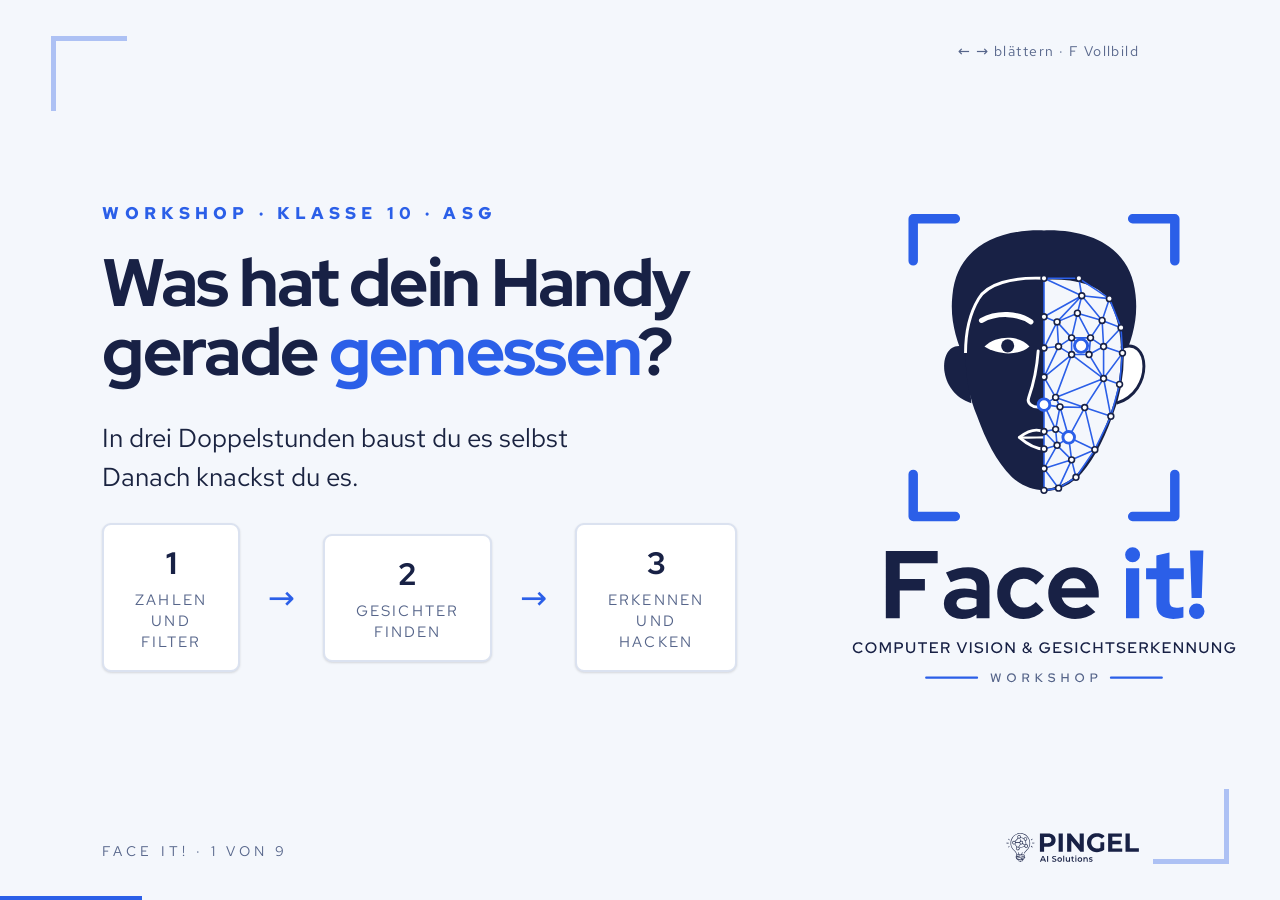
<file: material/folien/index.html>
<!DOCTYPE html>
<html lang="de">
<head>
<meta charset="utf-8">
<meta name="viewport" content="width=device-width, initial-scale=1">
<title>Face it! – Folien</title>
<link rel="stylesheet" href="../brand/tokens.css">
<style>
  /* Farben und Schriften kommen aus dem PINGEL-Markenkit (../brand/tokens.css).
     Bewusst hell: lesbar am Beamer, auch bei Tageslicht im Klassenraum. */
  * { box-sizing: border-box; margin: 0; padding: 0; }
  html, body { height: 100%; }
  body {
    background: var(--color-bg);
    color: var(--color-text);
    font-family: var(--font-sans);
    overflow: hidden;
  }

  .buehne { position: relative; width: 100vw; height: 100vh; }

  .folie {
    position: absolute; inset: 0;
    display: none;
    padding: 7vh 8vw;
    flex-direction: column; justify-content: center;
    background: var(--color-bg);
  }
  .folie.aktiv { display: flex; }

  /* Ecken-Klammern wie im Logo: der Rahmen, den die Erkennung zeichnet */
  .folie::before, .folie::after {
    content: ""; position: absolute; width: 5.5vw; height: 5.5vw;
    border: 0.45vw solid var(--color-accent); opacity: .35;
  }
  .folie::before { top: 4vh; left: 4vw; border-right: none; border-bottom: none; }
  .folie::after { bottom: 4vh; right: 4vw; border-left: none; border-top: none; }

  .nummer {
    position: absolute; bottom: 4.5vh; left: 8vw;
    font-size: 1.6vh; letter-spacing: .28em; color: var(--color-muted);
    text-transform: uppercase;
  }
  .marke { position: absolute; bottom: 4.2vh; right: 11vw; height: 3.2vh; }

  h1, h2 { font-family: var(--font-display); color: var(--color-heading); }
  h1 { font-size: 7.4vh; line-height: 1.04; letter-spacing: -0.025em;
       font-weight: 800; }
  h1 em { color: var(--color-accent-text); font-style: normal; }
  h2 { font-size: 5.2vh; line-height: 1.1; letter-spacing: -0.02em;
       font-weight: 800; margin-bottom: 3.5vh; }
  h2 em { color: var(--color-accent-text); font-style: normal; }
  .oben { font-size: 1.9vh; letter-spacing: .3em; color: var(--color-accent-text);
          text-transform: uppercase; margin-bottom: 2.4vh; font-weight: 700; }
  p { font-size: 2.9vh; line-height: 1.5; max-width: 46ch; color: var(--color-text); }
  p.gross { font-size: 3.6vh; max-width: 40ch; }
  strong { color: var(--color-heading); font-weight: 700; }

  ul { list-style: none; margin-top: 1vh; }
  li { font-size: 2.9vh; line-height: 1.55; padding-left: 4.2vh;
       position: relative; margin-bottom: 1.9vh; max-width: 44ch;
       color: var(--color-text); }
  /* Knoten als Ringe: das Netz aus dem Logo */
  li::before {
    content: ""; position: absolute; left: 0; top: 1.4vh;
    width: 1.8vh; height: 1.8vh; border: 0.35vh solid var(--color-accent);
    border-radius: 50%;
  }
  li b { color: var(--color-heading); font-weight: 700; }

  .spalten { display: flex; gap: 7vw; align-items: center; }
  .spalten > div { flex: 1; }

  .logo { width: 34vw; max-width: 50vh; }

  .zahl { font-family: var(--font-display); font-size: 12vh; font-weight: 800;
          color: var(--color-accent-text); line-height: .95; letter-spacing: -0.04em; }
  .zahl small { display: block; font-family: var(--font-sans); font-size: 2.2vh;
                letter-spacing: .22em; color: var(--color-muted);
                text-transform: uppercase; font-weight: 600; margin-top: 1.4vh; }

  .kette { display: flex; align-items: center; gap: 2.2vw; margin: 2vh 0 3vh 0; }
  .kette .kasten { border: 0.3vh solid var(--color-border); background: var(--color-surface);
                   padding: 2vh 2.4vw; border-radius: 1vh; text-align: center;
                   box-shadow: var(--shadow-sm); }
  .kette .kasten .titel { font-family: var(--font-display); font-size: 3.4vh;
                          font-weight: 800; color: var(--color-heading); }
  .kette .kasten .unter { font-size: 1.7vh; color: var(--color-muted);
                          letter-spacing: .14em; text-transform: uppercase;
                          margin-top: .7vh; }
  .kette .pfeil { font-size: 3.6vh; color: var(--color-accent-text); }

  .gitter { display: grid; grid-template-columns: repeat(6, 1fr); gap: .5vh;
            width: 30vh; }
  .gitter div { aspect-ratio: 1; display: grid; place-items: center;
                font-size: 1.9vh; color: var(--color-muted);
                border: 1px solid var(--color-border); background: var(--color-surface);
                font-variant-numeric: tabular-nums; }

  .fundliste { margin-top: 1.5vh; }
  .fundliste div { font-size: 2.5vh; line-height: 1.8; color: var(--color-text); }
  .fundliste .ja { color: var(--color-accent-text); font-weight: 700; margin-right: 1.1vw; }
  .fundliste .nein { color: #c4363a; font-weight: 700; margin-right: 1.1vw; }

  .merksatz { border-left: 0.6vh solid var(--color-accent); padding-left: 2.4vw;
              margin-top: 4vh; }
  .merksatz p { font-size: 3.2vh; color: var(--color-heading); font-weight: 700;
                max-width: 40ch; }

  .url { font-family: Consolas, "Courier New", monospace; font-size: 2.6vh;
         color: var(--color-accent-text); margin-top: 1.5vh; word-break: break-all; }
  .qr { width: 26vh; height: 26vh; border: 0.3vh dashed var(--color-border);
        background: var(--color-surface);
        display: grid; place-items: center; text-align: center;
        font-size: 1.7vh; color: var(--color-muted); padding: 2vh; border-radius: 1vh; }
  .qr img { width: 100%; height: 100%; object-fit: contain; }

  .fortschritt { position: fixed; bottom: 0; left: 0; height: 0.5vh;
                 background: var(--color-accent); transition: width .25s ease; }
  .hilfe { position: fixed; top: 4.5vh; right: 11vw; font-size: 1.6vh;
           color: var(--color-muted); letter-spacing: .1em; }

  @media print {
    body { overflow: visible; }
    .folie { display: flex !important; position: relative; height: 100vh;
             page-break-after: always; }
    .hilfe, .fortschritt { display: none; }
  }
</style>
</head>
<body>

<div class="buehne">

  <!-- ================================================= 1 -->
  <section class="folie aktiv">
    <div class="spalten">
      <div>
        <p class="oben">Workshop · Klasse 10 · ASG</p>
        <h1>Was hat dein Handy<br>gerade <em>gemessen</em>?</h1>
        <p style="margin-top:3.5vh">In drei Doppelstunden baust du es selbst</p>
        <p> Danach knackst du es.</p>
        <div class="kette" style="margin-top:3vh">
          <div class="kasten"><div class="titel">1</div>
            <div class="unter">Zahlen und Filter</div></div>
          <div class="pfeil">→</div>
          <div class="kasten"><div class="titel">2</div>
            <div class="unter">Gesichter finden</div></div>
          <div class="pfeil">→</div>
          <div class="kasten"><div class="titel">3</div>
            <div class="unter">Erkennen und hacken</div></div>
        </div>
      </div>
      <div style="text-align:center">
        <img class="logo" src="../../images/logo.svg" alt="Face it! – Computer Vision und Gesichtserkennung">
      </div>
    </div>
    <div class="nummer">Face it! · 1 von 9</div>
    <img class="marke" src="../brand/logo-wordmark.svg" alt="PINGEL AI Solutions">
  </section>

  <!-- ================================================= 2 -->
  <section class="folie">
    <p class="oben">Fazit Block 1 &middot; Station 1</p>
    <div class="spalten">
      <div>
        <h2>Ein Bild ist eine<br><em>Tabelle aus Zahlen</em></h2>
        <ul>
          <li><b>Pixel</b> – ein Bildpunkt, also eine Zahl</li>
          <li><b>0 bis 255</b> – 0 ist schwarz, 255 ist weiß</li>
          <li><b>Auflösung</b> – wie viele Zahlen es sind</li>
          <li><b>Rot, Grün, Blau</b> – Farbe sind drei Tabellen übereinander</li>
        </ul>
      </div>
      <div>
        <div class="gitter">
          <div>72</div><div>118</div><div>129</div><div>27</div><div>18</div><div>22</div>
          <div>72</div><div>140</div><div>115</div><div>11</div><div>10</div><div>42</div>
          <div>70</div><div>104</div><div>24</div><div>11</div><div>39</div><div>65</div>
          <div>69</div><div>92</div><div>22</div><div>29</div><div>61</div><div>94</div>
          <div>135</div><div>135</div><div>68</div><div>83</div><div>105</div><div>123</div>
          <div>140</div><div>148</div><div>79</div><div>120</div><div>118</div><div>121</div>
        </div>
        <p style="font-size:2.1vh;margin-top:2vh;color:var(--color-muted)">
        Dein Gesicht. Mehr sieht der Computer nicht.</p>
      </div>
    </div>
    <div class="nummer">Face it! · 2 von 9</div>
  </section>

  <!-- ================================================= 3 -->
  <section class="folie">
    <p class="oben">Fazit Block 2 &middot; Faltung auf Papier</p>
    <div class="spalten">
      <div>
        <h2>Ein Filter ist eine<br><em>Rechnung</em></h2>
        <ul>
          <li><b>Kernel</b> &ndash; neun Zahlen, die über das Bild wandern</li>
          <li><b>Ein Ergebnisfeld</b> &ndash; neun Produkte, einmal addiert.
              Genau ein Skalarprodukt.</li>
          <li><b>Die neun Zahlen addieren sich zu 0</b> &ndash; deshalb reagiert
              der Filter nicht auf Helligkeit, sondern nur auf
              <em>Veränderung</em>.</li>
        </ul>
        <div class="merksatz">
          <p>Ihr wart gerade gemeinsam<br>ein Convolutional Layer.</p>
        </div>
      </div>
      <div>
        <p style="font-size:2.2vh;letter-spacing:.16em;text-transform:uppercase;
                  color:var(--color-muted);font-weight:600">Euer Ergebnis an der Tafel</p>
        <div class="zahl">0<small>in der gleichmäßigen Fläche</small></div>
        <div style="font-size:5vh;color:var(--color-accent-text);margin:2vh 0">↕</div>
        <div class="zahl">28<small>auf der Kante</small></div>
        <p style="font-size:2.4vh;margin-top:3vh"><strong>Gleich hell heißt 0.
        Der Filter sieht nur, wo sich etwas ändert.</strong></p>
      </div>
    </div>
    <div class="nummer">Face it! &middot; 3 von 9</div>
  </section>

  <!-- ================================================= 4 -->
  <section class="folie">
    <p class="oben">Fazit Block 3 &middot; Station 2 live</p>
    <h2>Du hast gerade einen <em>Kernel</em> von Hand gerechnet</h2>
    <div class="kette">
      <div class="kasten"><div class="titel">1</div>
        <div class="unter">Kernel, von Hand</div></div>
      <div class="pfeil">→</div>
      <div class="kasten"><div class="titel">64</div>
        <div class="unter">erste Schicht</div></div>
      <div class="pfeil">→</div>
      <div class="kasten"><div class="titel">Millionen</div>
        <div class="unter">ganzes Netz</div></div>
    </div>
    <p class="gross">Ein neuronales Netz macht genau dieselbe Rechnung – aber es
    <strong>sucht sich seine Kernel selbst</strong>, in Schichten übereinander,
    bis es Kanten, Augen und schließlich Gesichter findet.</p>
    <div class="nummer">Face it! · 4 von 9</div>
  </section>

  <!-- ================================================= 5 -->
  <section class="folie">
    <p class="oben">Fazit Block 4 &middot; Station 3</p>
    <div class="spalten">
      <div>
        <h2>Gefunden ist nicht<br><em>erkannt</em></h2>
        <ul>
          <li><b>Detektion</b> &ndash; Ist hier ein Gesicht, und wo?
              Die Antwort ist ein Rechteck.</li>
          <li><b>Erkennung</b> &ndash; Wessen Gesicht? Dafür braucht es einen
              Vergleich. Das kommt jetzt.</li>
        </ul>
        <div class="merksatz">
          <p>Die Empfindlichkeit ist eine Einstellung.<br>Kein Naturgesetz.</p>
        </div>
      </div>
      <div>
        <p style="font-size:2.2vh;letter-spacing:.16em;text-transform:uppercase;
                  color:var(--color-muted);font-weight:600">
          Von deinem Programm als Gesicht akzeptiert</p>
        <div class="fundliste">
          <div><span class="ja">&check;</span> Poster an der Wand</div>
          <div><span class="ja">&check;</span> gezeichnetes Gesicht</div>
          <div><span class="ja">&check;</span> Foto auf dem Handy</div>
          <div><span class="ja">&check;</span> Aufdruck auf dem T-Shirt</div>
          <div><span class="nein">&#10007;</span> echtes Gesicht, Hand über
               den Augen</div>
        </div>
        <p style="font-size:2.4vh;margin-top:3vh"><strong>Es prüft nicht, ob ein
        Mensch davorsteht.</strong></p>
      </div>
    </div>
    <div class="nummer">Face it! &middot; 5 von 9</div>
  </section>

  <!-- ================================================= 6 -->
  <section class="folie">
    <p class="oben">Ausblick auf Block 5 &middot; Station 4a</p>
    <div class="spalten">
      <div>
        <h2>Dein Gesicht ist ein<br><em>Punkt in einem Raum</em></h2>
        <ul>
          <li><b>2 Zahlen</b> – ein Punkt auf Papier</li>
          <li><b>3 Zahlen</b> – ein Punkt in diesem Zimmer</li>
          <li><b>128 Zahlen</b> – ein Punkt in einem Raum, den niemand zeichnen
              kann. Rechnen kann man darin trotzdem.</li>
        </ul>
        <p style="margin-top:2.5vh">Ähnliche Gesichter liegen dort nah beieinander.
        <strong>Erkennung ist ein Abstand.</strong></p>
      </div>
      <div>
        <div class="zahl">37 632<small>Zahlen im Bild</small></div>
        <div style="font-size:5vh;color:var(--color-accent-text);margin:2.5vh 0">↓</div>
        <div class="zahl">128<small>Zahlen über dich</small></div>
      </div>
    </div>
    <div class="nummer">Face it! · 6 von 9</div>
  </section>

  <!-- ================================================= 7 -->
  <section class="folie">
    <p class="oben">Fazit Block 5 &middot; Deine eigene Face ID</p>
    <h2>Sicherheit ist ein <em>Schwellenwert</em></h2>
    <div class="kette">
      <div class="kasten"><div class="titel">0,05</div>
        <div class="unter">jeder kommt herein</div></div>
      <div class="pfeil">→</div>
      <div class="kasten"><div class="titel">0,36</div>
        <div class="unter">der Kompromiss</div></div>
      <div class="pfeil">→</div>
      <div class="kasten"><div class="titel">0,90</div>
        <div class="unter">niemand kommt herein</div></div>
    </div>
    <div class="fundliste">
      <div><span class="nein">&#10007;</span> <b>False Accept</b> &ndash; ein
           Fremder wird akzeptiert. Der Regler stand zu niedrig.</div>
      <div><span class="nein">&#10007;</span> <b>False Reject</b> &ndash; ich komme
           nicht in mein eigenes Gerät. Der Regler stand zu hoch.</div>
    </div>
    <p class="gross">Beide Fehler gleichzeitig kleiner machen geht nicht. Wo würdest
    <strong>du</strong> den Regler setzen &ndash; beim Handy, bei einer Banktür, bei
    einer Polizeifahndung? Jedes Mal eine andere Antwort. Und jedes Mal hat sie
    <strong>jemand entschieden</strong>.</p>
    <div class="nummer">Face it! &middot; 7 von 9</div>
  </section>

  <!-- ================================================= 8 -->
  <section class="folie">
    <p class="oben">Fazit Block 6 &middot; Angriff, Fehler, Verantwortung</p>
    <div class="spalten">
      <div>
        <h2>Was du bauen kannst,<br>kannst du <em>überlisten</em></h2>
        <ul>
          <li><b>Das Foto klappt</b> &ndash; die Kamera sieht ein flaches Bild.
              Echtes Face ID projiziert 30 000 Infrarotpunkte und prüft
              <em>Liveness</em>.</li>
          <li><b>Es gibt keine fehlerfreie Schwelle</b> &ndash; eure eigenen
              Messungen überlappen sich.</li>
          <li><b>Die Fehler sind ungleich verteilt</b> &ndash; 0,8 % gegen 34,7 %
              Fehlerrate, je nach Hautfarbe und Geschlecht. Grund: die
              Trainingsdaten.</li>
        </ul>
        <div class="merksatz">
          <p>Die Frage ist nicht, ob es funktioniert.<br>
          Sondern bei wem es schlechter funktioniert.</p>
        </div>
      </div>
      <div>
        <p style="font-size:2.2vh;letter-spacing:.16em;text-transform:uppercase;
                  color:var(--color-muted);font-weight:600">Der Rahmen</p>
        <div class="fundliste">
          <div><span class="ja">&check;</span> <b>DSGVO Art. 9</b> &ndash; Biometrie
               ist besonders geschützt</div>
          <div><span class="ja">&check;</span> <b>EU AI Act</b> &ndash; Echtzeit-
               Fernidentifizierung im öffentlichen Raum grundsätzlich verboten</div>
          <div><span class="nein">&#10007;</span> <b>Clearview AI</b> &ndash;
               Milliarden Gesichter gescrapt, Millionenbußgelder in der EU</div>
        </div>
        <p style="font-size:2.2vh;margin-top:3vh;color:var(--color-muted)">
        Quellen: Gender Shades (Buolamwini &amp; Gebru, MIT 2018) ·
        NIST FRVT Part 3 (2019, 189 Algorithmen)</p>
      </div>
    </div>
    <div class="nummer">Face it! &middot; 8 von 9</div>
  </section>

  <!-- ================================================= 9 -->
  <section class="folie">
    <p class="oben">Zum Mitnehmen</p>
    <div class="spalten">
      <div>
        <h2>Alles zum <em>Weiterbasteln</em></h2>
        <p>Alle Programme von heute, die Lösungen, fünf Advanced-Programme und ein
        Glossar mit jedem Begriff.</p>
        <p class="url">github.com/fabianpingel/face-it</p>
        <div class="merksatz">
          <p>Ein Passwort kannst du ändern.<br>Dein Gesicht nicht.</p>
        </div>
      </div>
      <div style="text-align:center">
        <div class="qr">
          <!-- qr.svg wird erzeugt mit:  uv run code/tools/qr_erzeugen.py <URL>
               Fehlt die Datei, erscheint stattdessen der Hinweis darunter. -->
          <img src="qr.svg" alt="QR-Code zum Repository"
               onerror="this.style.display='none';
                        this.nextElementSibling.style.display='block'">
          <span style="display:none">QR-Code fehlt noch<br>
          <code style="color:var(--color-accent-text);font-size:1.5vh">
          uv run code/tools/qr_erzeugen.py</code></span>
        </div>
      </div>
    </div>
    <div class="nummer">Face it! · 9 von 9</div>
    <img class="marke" src="../brand/logo-wordmark.svg" alt="PINGEL AI Solutions">
  </section>

</div>

<div class="fortschritt" style="width:20%"></div>
<div class="hilfe">← → blättern · F Vollbild</div>

<script>
  const folien = Array.from(document.querySelectorAll('.folie'));
  const balken = document.querySelector('.fortschritt');
  let aktuell = 0;

  function zeigen(index) {
    aktuell = Math.max(0, Math.min(folien.length - 1, index));
    folien.forEach((f, i) => f.classList.toggle('aktiv', i === aktuell));
    balken.style.width = ((aktuell + 1) / folien.length * 100) + '%';
    location.hash = aktuell + 1;
  }

  document.addEventListener('keydown', (e) => {
    if (['ArrowRight', 'PageDown', ' ', 'Enter'].includes(e.key)) {
      e.preventDefault(); zeigen(aktuell + 1);
    } else if (['ArrowLeft', 'PageUp'].includes(e.key)) {
      e.preventDefault(); zeigen(aktuell - 1);
    } else if (e.key === 'Home') {
      zeigen(0);
    } else if (e.key === 'End') {
      zeigen(folien.length - 1);
    } else if (e.key.toLowerCase() === 'f') {
      if (document.fullscreenElement) document.exitFullscreen();
      else document.documentElement.requestFullscreen();
    }
  });

  document.addEventListener('click', (e) => {
    zeigen(aktuell + (e.clientX < window.innerWidth * 0.25 ? -1 : 1));
  });

  const start = parseInt(location.hash.replace('#', ''), 10);
  zeigen(Number.isInteger(start) && start > 0 ? start - 1 : 0);
</script>

</body>
</html>
</file>
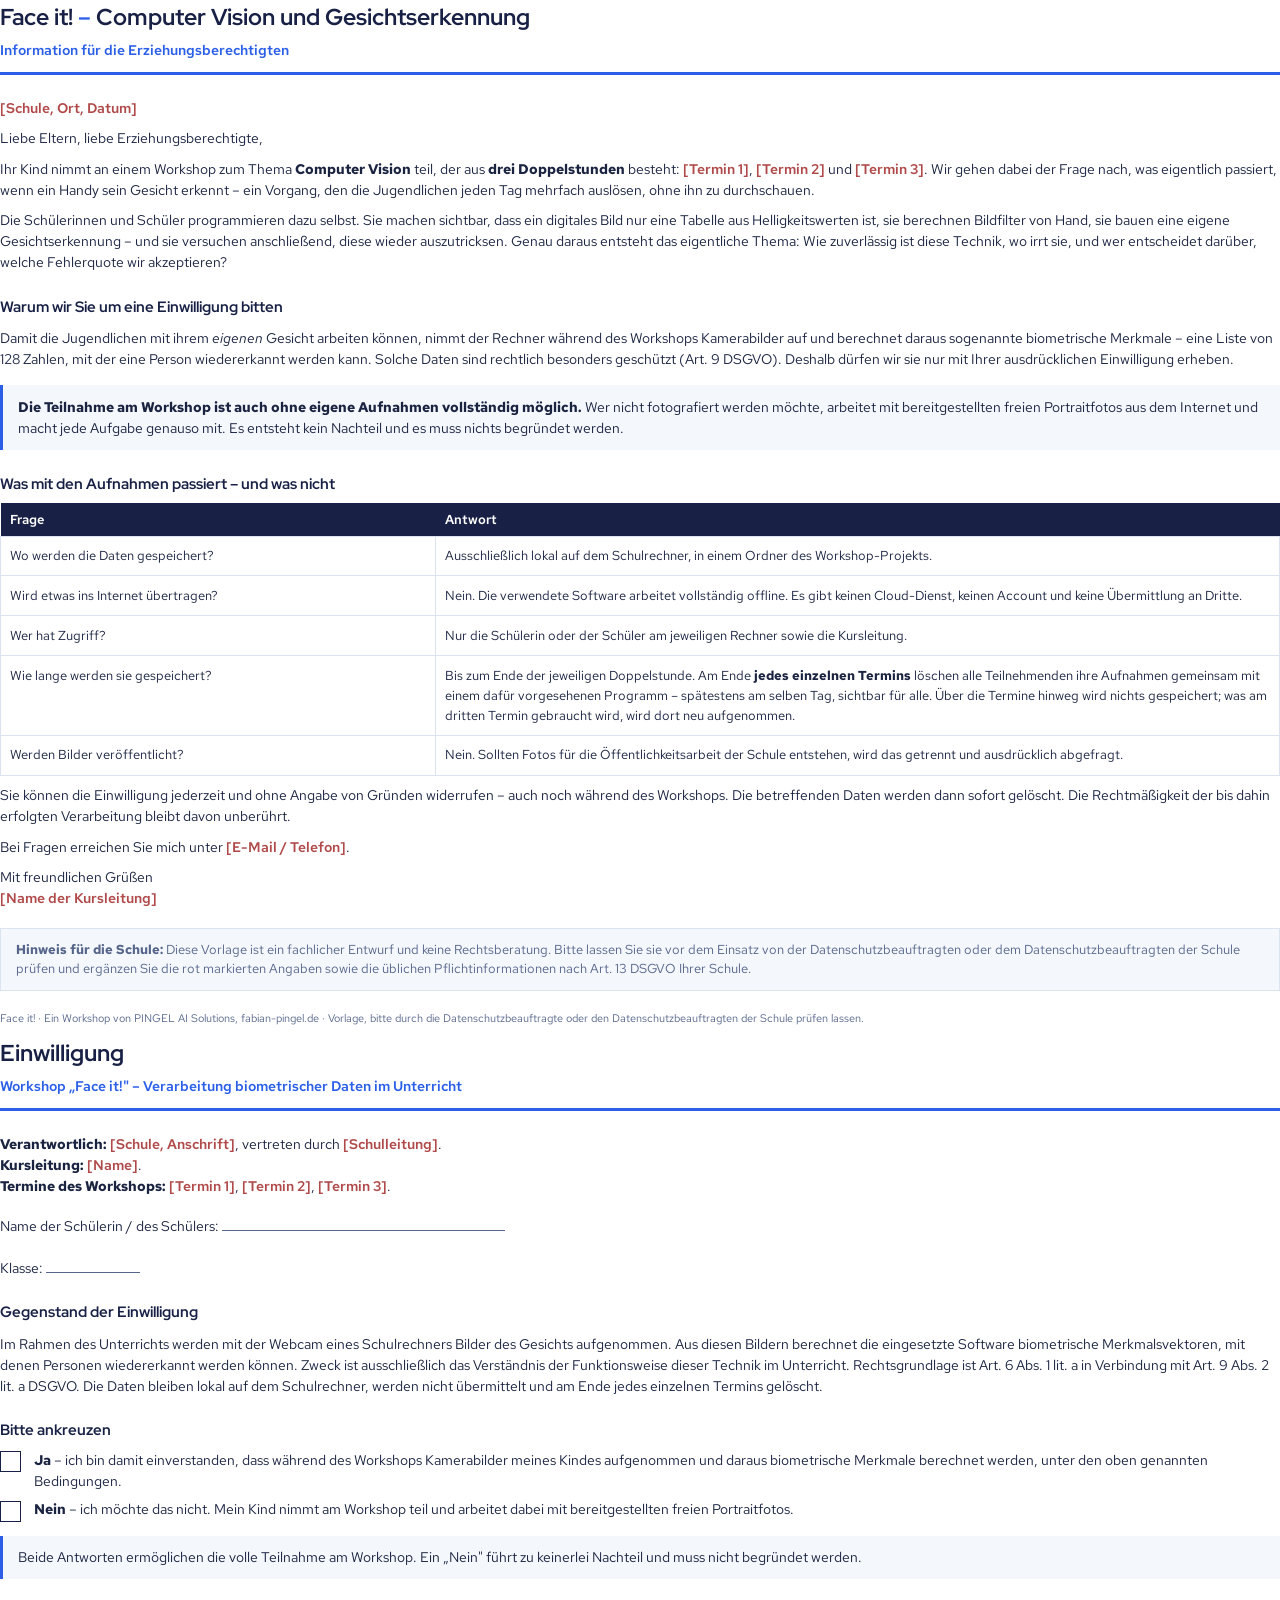
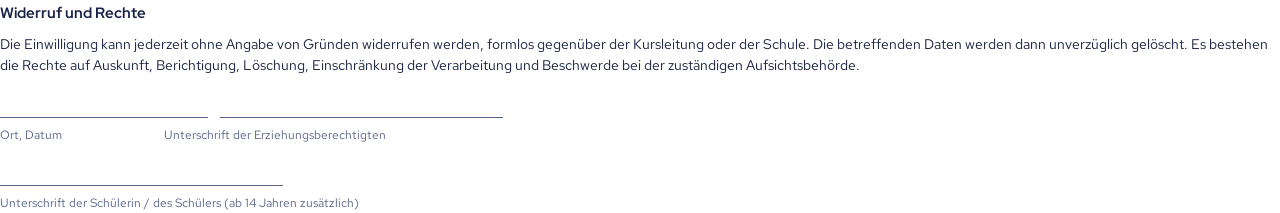
<file: material/elternbrief_und_einwilligung.html>
<!DOCTYPE html>
<html lang="de">
<head>
<meta charset="utf-8">
<title>Face it! – Elternbrief und Einwilligung</title>
<link rel="stylesheet" href="brand/tokens.css">
<style>
  h1, h2, h3 { font-family: var(--font-display); }
  @page { size: A4 portrait; margin: 18mm 16mm; }
  * { box-sizing: border-box; }
  body { font-family: var(--font-sans);
         color: #1a2340; margin: 0; font-size: 10.5pt; line-height: 1.5; }
  h1 { font-size: 17pt; margin: 0; color: #182145; }
  h1 span { color: #2b5fe8; }
  .unter { font-size: 10.5pt; color: #2b5fe8; margin: 1.5mm 0 0 0; font-weight: 600; }
  .linie { height: 3px; background: #2b5fe8; margin: 3mm 0 6mm 0; }
  h2 { font-size: 11.5pt; color: #182145; margin: 6mm 0 1.5mm 0; }
  p { margin: 2.5mm 0; }
  ul { margin: 2mm 0; padding-left: 5mm; }
  li { margin-bottom: 1.2mm; }
  .platzhalter { color: #b04a4a; font-weight: 600; }
  .kasten { border-left: 3px solid #2b5fe8; background: #f4f7fc;
            padding: 3mm 0 3mm 4mm; margin: 4mm 0; }
  .hinweis { border: 1px solid #dbe2f0; background: #f4f7fc; padding: 3mm 4mm;
             margin: 5mm 0; font-size: 9.5pt; color: #56658a; }
  table.daten { border-collapse: collapse; width: 100%; margin: 2mm 0;
                font-size: 10pt; }
  table.daten th { background: #182145; color: #fff; text-align: left;
                   padding: 1.8mm 2.5mm; font-size: 9.5pt; font-weight: 600; }
  table.daten td { border: 1px solid #dbe2f0; padding: 2.5mm; vertical-align: top; }
  .seitenwechsel { page-break-before: always; }
  .schreiblinie { border-bottom: 1px solid #56658a; display: inline-block;
                  min-width: 40mm; }
  .ankreuz { display: block; margin: 2mm 0; padding-left: 9mm; position: relative; }
  .ankreuz .box { position: absolute; left: 0; top: 0.4mm; width: 5.5mm;
                  height: 5.5mm; border: 1.5px solid #182145; }
  .unterschrift { margin-top: 4mm; }
  .unterschrift div { margin-top: 7mm; }
  .fuss { margin-top: 5mm; font-size: 8.5pt; color: #56658a; }
</style>
</head>
<body>

<!-- ================================================ Seite 1: Elternbrief -->

<h1>Face it! <span>–</span> Computer Vision und Gesichtserkennung</h1>
<p class="unter">Information für die Erziehungsberechtigten</p>
<div class="linie"></div>

<p><span class="platzhalter">[Schule, Ort, Datum]</span></p>

<p>Liebe Eltern, liebe Erziehungsberechtigte,</p>

<p>Ihr Kind nimmt an einem Workshop zum Thema <strong>Computer Vision</strong> teil,
der aus <strong>drei Doppelstunden</strong> besteht:
<span class="platzhalter">[Termin 1]</span>,
<span class="platzhalter">[Termin 2]</span> und
<span class="platzhalter">[Termin 3]</span>.
Wir gehen dabei der Frage nach, was eigentlich passiert, wenn ein Handy sein
Gesicht erkennt – ein Vorgang, den die Jugendlichen jeden Tag mehrfach auslösen,
ohne ihn zu durchschauen.</p>

<p>Die Schülerinnen und Schüler programmieren dazu selbst. Sie machen sichtbar,
dass ein digitales Bild nur eine Tabelle aus Helligkeitswerten ist, sie berechnen
Bildfilter von Hand, sie bauen eine eigene Gesichtserkennung – und sie versuchen
anschließend, diese wieder auszutricksen. Genau daraus entsteht das eigentliche
Thema: Wie zuverlässig ist diese Technik, wo irrt sie, und wer entscheidet
darüber, welche Fehlerquote wir akzeptieren?</p>

<h2>Warum wir Sie um eine Einwilligung bitten</h2>

<p>Damit die Jugendlichen mit ihrem <em>eigenen</em> Gesicht arbeiten können,
nimmt der Rechner während des Workshops Kamerabilder auf und berechnet daraus
sogenannte biometrische Merkmale – eine Liste von 128 Zahlen, mit der eine Person
wiedererkannt werden kann. Solche Daten sind rechtlich besonders geschützt
(Art. 9 DSGVO). Deshalb dürfen wir sie nur mit Ihrer ausdrücklichen Einwilligung
erheben.</p>

<div class="kasten">
  <p style="margin:0"><strong>Die Teilnahme am Workshop ist auch ohne eigene
  Aufnahmen vollständig möglich.</strong> Wer nicht fotografiert werden möchte,
  arbeitet mit bereitgestellten freien Portraitfotos aus dem Internet und macht
  jede Aufgabe genauso mit. Es entsteht kein Nachteil und es muss nichts begründet
  werden.</p>
</div>

<h2>Was mit den Aufnahmen passiert – und was nicht</h2>

<table class="daten">
  <tr><th style="width:34%">Frage</th><th>Antwort</th></tr>
  <tr><td>Wo werden die Daten gespeichert?</td>
      <td>Ausschließlich lokal auf dem Schulrechner, in einem Ordner des
          Workshop-Projekts.</td></tr>
  <tr><td>Wird etwas ins Internet übertragen?</td>
      <td>Nein. Die verwendete Software arbeitet vollständig offline. Es gibt
          keinen Cloud-Dienst, keinen Account und keine Übermittlung an
          Dritte.</td></tr>
  <tr><td>Wer hat Zugriff?</td>
      <td>Nur die Schülerin oder der Schüler am jeweiligen Rechner sowie die
          Kursleitung.</td></tr>
  <tr><td>Wie lange werden sie gespeichert?</td>
      <td>Bis zum Ende der jeweiligen Doppelstunde. Am Ende <strong>jedes
          einzelnen Termins</strong> löschen alle Teilnehmenden ihre Aufnahmen
          gemeinsam mit einem dafür vorgesehenen Programm – spätestens am selben
          Tag, sichtbar für alle. Über die Termine hinweg wird nichts gespeichert;
          was am dritten Termin gebraucht wird, wird dort neu aufgenommen.</td></tr>
  <tr><td>Werden Bilder veröffentlicht?</td>
      <td>Nein. Sollten Fotos für die Öffentlichkeitsarbeit der Schule entstehen,
          wird das getrennt und ausdrücklich abgefragt.</td></tr>
</table>

<p>Sie können die Einwilligung jederzeit und ohne Angabe von Gründen widerrufen –
auch noch während des Workshops. Die betreffenden Daten werden dann sofort
gelöscht. Die Rechtmäßigkeit der bis dahin erfolgten Verarbeitung bleibt davon
unberührt.</p>

<p>Bei Fragen erreichen Sie mich unter
<span class="platzhalter">[E-Mail / Telefon]</span>.</p>

<p>Mit freundlichen Grüßen<br>
<span class="platzhalter">[Name der Kursleitung]</span></p>

<div class="hinweis">
  <strong>Hinweis für die Schule:</strong> Diese Vorlage ist ein fachlicher
  Entwurf und keine Rechtsberatung. Bitte lassen Sie sie vor dem Einsatz von der
  Datenschutzbeauftragten oder dem Datenschutzbeauftragten der Schule prüfen und
  ergänzen Sie die rot markierten Angaben sowie die üblichen Pflichtinformationen
  nach Art. 13 DSGVO Ihrer Schule.
</div>

<!-- ============================================== Seite 2: Einwilligung -->
<p class="fuss">Face it! · Ein Workshop von PINGEL AI Solutions, fabian-pingel.de ·
Vorlage, bitte durch die Datenschutzbeauftragte oder den Datenschutzbeauftragten
der Schule prüfen lassen.</p>

<div class="seitenwechsel"></div>

<h1>Einwilligung</h1>
<p class="unter">Workshop „Face it!" – Verarbeitung biometrischer Daten im Unterricht</p>
<div class="linie"></div>

<p><strong>Verantwortlich:</strong>
<span class="platzhalter">[Schule, Anschrift]</span>, vertreten durch
<span class="platzhalter">[Schulleitung]</span>.<br>
<strong>Kursleitung:</strong> <span class="platzhalter">[Name]</span>.<br>
<strong>Termine des Workshops:</strong> <span class="platzhalter">[Termin 1]</span>,
<span class="platzhalter">[Termin 2]</span>,
<span class="platzhalter">[Termin 3]</span>.</p>

<p style="margin-top:5mm">
Name der Schülerin / des Schülers:
<span class="schreiblinie" style="min-width:75mm"></span><br><br>
Klasse: <span class="schreiblinie" style="min-width:25mm"></span>
</p>

<h2>Gegenstand der Einwilligung</h2>
<p>Im Rahmen des Unterrichts werden mit der Webcam eines Schulrechners Bilder des
Gesichts aufgenommen. Aus diesen Bildern berechnet die eingesetzte Software
biometrische Merkmalsvektoren, mit denen Personen wiedererkannt werden können.
Zweck ist ausschließlich das Verständnis der Funktionsweise dieser Technik im
Unterricht. Rechtsgrundlage ist Art. 6 Abs. 1 lit. a in Verbindung mit
Art. 9 Abs. 2 lit. a DSGVO. Die Daten bleiben lokal auf dem Schulrechner, werden
nicht übermittelt und am Ende jedes einzelnen Termins gelöscht.</p>

<h2>Bitte ankreuzen</h2>

<span class="ankreuz"><span class="box"></span>
<strong>Ja</strong> – ich bin damit einverstanden, dass während des Workshops
Kamerabilder meines Kindes aufgenommen und daraus biometrische Merkmale berechnet
werden, unter den oben genannten Bedingungen.</span>

<span class="ankreuz"><span class="box"></span>
<strong>Nein</strong> – ich möchte das nicht. Mein Kind nimmt am Workshop teil und
arbeitet dabei mit bereitgestellten freien Portraitfotos.</span>

<div class="kasten">
  <p style="margin:0">Beide Antworten ermöglichen die volle Teilnahme am Workshop.
  Ein „Nein" führt zu keinerlei Nachteil und muss nicht begründet werden.</p>
</div>

<h2>Widerruf und Rechte</h2>
<p>Die Einwilligung kann jederzeit ohne Angabe von Gründen widerrufen werden,
formlos gegenüber der Kursleitung oder der Schule. Die betreffenden Daten werden
dann unverzüglich gelöscht. Es bestehen die Rechte auf Auskunft, Berichtigung,
Löschung, Einschränkung der Verarbeitung und Beschwerde bei der zuständigen
Aufsichtsbehörde.</p>

<div class="unterschrift">
  <div>
    <span class="schreiblinie" style="min-width:55mm"></span>&nbsp;&nbsp;&nbsp;
    <span class="schreiblinie" style="min-width:75mm"></span><br>
    <span style="font-size:9pt;color:#56658a">Ort, Datum &nbsp;&nbsp;&nbsp;&nbsp;&nbsp;
    &nbsp;&nbsp;&nbsp;&nbsp;&nbsp;&nbsp;&nbsp;&nbsp;&nbsp;&nbsp;&nbsp;&nbsp;&nbsp;
    &nbsp;&nbsp;&nbsp;&nbsp;&nbsp;&nbsp;&nbsp;&nbsp;&nbsp;&nbsp;&nbsp;&nbsp;
    Unterschrift der Erziehungsberechtigten</span>
  </div>
  <div>
    <span class="schreiblinie" style="min-width:75mm"></span><br>
    <span style="font-size:9pt;color:#56658a">Unterschrift der Schülerin / des
    Schülers (ab 14 Jahren zusätzlich)</span>
  </div>
</div>

</body>
</html>
</file>
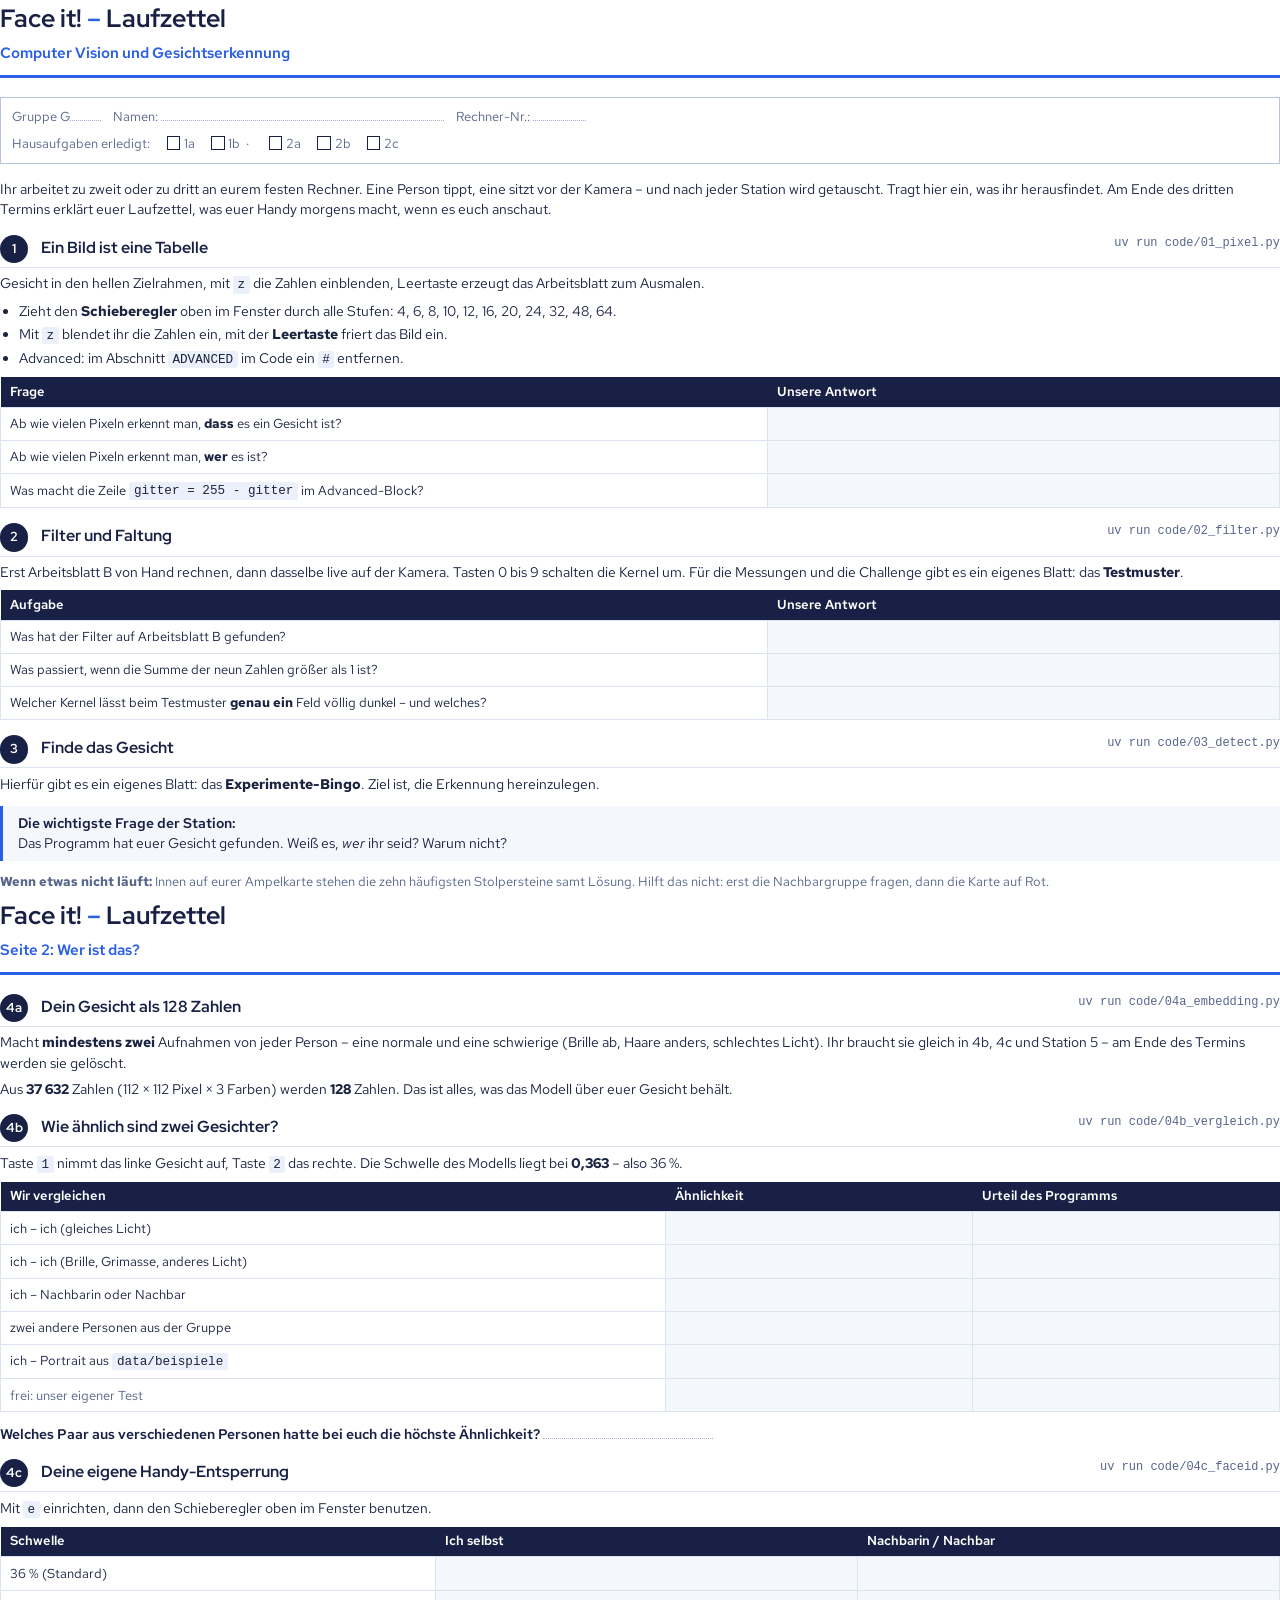
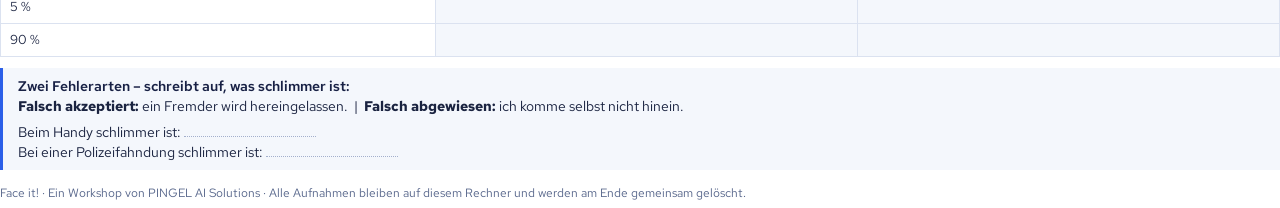
<file: material/handouts/handout_A_laufzettel.html>
<!DOCTYPE html>
<html lang="de">
<head>
<meta charset="utf-8">
<title>Face it! – Laufzettel</title>
<link rel="stylesheet" href="../brand/tokens.css">
<style>
  h1, h2, h3 { font-family: var(--font-display); }
  @page { size: A4 portrait; margin: 13mm; }
  * { box-sizing: border-box; }
  body { font-family: var(--font-sans);
         color: #1a2340; margin: 0; font-size: 10.5pt; line-height: 1.45; }
  h1 { font-size: 19pt; margin: 0; color: #182145; }
  h1 span { color: #2b5fe8; }
  .unter { font-size: 11pt; color: #2b5fe8; margin: 1.5mm 0 0 0; font-weight: 600; }
  .linie { height: 3px; background: #2b5fe8; margin: 3mm 0 5mm 0; }
  .namen { border: 1px solid #b7c2dc; padding: 2.5mm 3mm; margin-bottom: 4mm;
           font-size: 10pt; color: #56658a; }
  .namen .ha { margin-top: 2mm; }
  .namen .box { display: inline-block; width: 3.6mm; height: 3.6mm;
                border: 1.2px solid #182145; vertical-align: -0.5mm;
                margin: 0 1mm 0 3.5mm; }
  h2 { font-size: 12pt; color: #182145; margin: 4mm 0 1mm 0;
       border-bottom: 1px solid #dbe2f0; padding-bottom: 1mm; }
  h2 .nr { display: inline-block; background: #182145; color: #fff;
           min-width: 7.5mm; height: 7.5mm; line-height: 7.5mm;
           padding: 0 1.2mm; text-align: center; border-radius: 3.75mm;
           font-size: 9.5pt; margin-right: 2.5mm; }
  h2 .befehl { float: right; font-family: Consolas, "Courier New", monospace;
               font-size: 9pt; color: #56658a; font-weight: normal; }
  p { margin: 1.5mm 0; }
  ul { margin: 1.5mm 0; padding-left: 5mm; }
  li { margin-bottom: 0.8mm; }
  .frage { color: #182145; font-weight: 600; }
  .linie_zum_schreiben { border-bottom: 1px dotted #a3afcc; display: inline-block;
                         min-width: 30mm; }
  table { border-collapse: collapse; width: 100%; margin: 2mm 0 3mm 0;
          font-size: 10pt; }
  th { background: #182145; color: #fff; font-weight: 600; text-align: left;
       padding: 1.5mm 2.5mm; font-size: 9.5pt; }
  td { border: 1px solid #dbe2f0; padding: 1.7mm 2.5mm; }
  td.eingabe { background: #f4f7fc; }
  .kasten { border-left: 3px solid #2b5fe8; background: #f4f7fc;
            padding: 2mm 0 2mm 4mm; margin: 3mm 0; }
  .hilfe { margin-top: 3mm; font-size: 9.5pt; color: #56658a; }
  code { font-family: Consolas, "Courier New", monospace; font-size: 9.5pt;
         background: #ebf0fa; padding: 0.3mm 1.2mm; border-radius: 2px; }
  .seitenwechsel { page-break-before: always; }
  .fuss { margin-top: 4mm; font-size: 9pt; color: #56658a; }
</style>
</head>
<body>

<h1>Face it! <span>–</span> Laufzettel</h1>
<p class="unter">Computer Vision und Gesichtserkennung</p>
<div class="linie"></div>

<div class="namen">
  Gruppe G<span class="linie_zum_schreiben" style="min-width:8mm"></span>
  &nbsp;&nbsp; Namen: <span class="linie_zum_schreiben" style="min-width:75mm"></span>
  &nbsp;&nbsp; Rechner-Nr.: <span class="linie_zum_schreiben" style="min-width:14mm"></span>
  <div class="ha">Hausaufgaben erledigt:
    <span class="box"></span>1a <span class="box"></span>1b
    &nbsp;·&nbsp; <span class="box"></span>2a <span class="box"></span>2b
    <span class="box"></span>2c</div>
</div>

<p>Ihr arbeitet zu zweit oder zu dritt an eurem festen Rechner. Eine Person tippt,
eine sitzt vor der Kamera – und nach jeder Station wird getauscht. Tragt hier ein,
was ihr herausfindet. Am Ende des dritten Termins erklärt euer Laufzettel, was euer
Handy morgens macht, wenn es euch anschaut.</p>

<h2><span class="nr">1</span> Ein Bild ist eine Tabelle
    <span class="befehl">uv run code/01_pixel.py</span></h2>
<p>Gesicht in den hellen Zielrahmen, mit <code>z</code> die Zahlen einblenden, Leertaste erzeugt das Arbeitsblatt zum Ausmalen.</p>
<ul>
  <li>Zieht den <strong>Schieberegler</strong> oben im Fenster durch alle Stufen: 4, 6, 8, 10, 12, 16, 20, 24, 32, 48, 64.</li>
  <li>Mit <code>z</code> blendet ihr die Zahlen ein, mit der <strong>Leertaste</strong> friert das Bild ein.</li>
  <li>Advanced: im Abschnitt <code>ADVANCED</code> im Code ein <code>#</code> entfernen.</li>
</ul>
<table>
  <tr><th style="width:60%">Frage</th><th>Unsere Antwort</th></tr>
  <tr><td>Ab wie vielen Pixeln erkennt man, <strong>dass</strong> es ein Gesicht ist?</td>
      <td class="eingabe"></td></tr>
  <tr><td>Ab wie vielen Pixeln erkennt man, <strong>wer</strong> es ist?</td>
      <td class="eingabe"></td></tr>
  <tr><td>Was macht die Zeile <code>gitter = 255 - gitter</code> im Advanced-Block?</td>
      <td class="eingabe"></td></tr>
</table>

<h2><span class="nr">2</span> Filter und Faltung
    <span class="befehl">uv run code/02_filter.py</span></h2>
<p>Erst Arbeitsblatt B von Hand rechnen, dann dasselbe live auf der Kamera.
Tasten 0 bis 9 schalten die Kernel um. Für die Messungen und die Challenge gibt
es ein eigenes Blatt: das <strong>Testmuster</strong>.</p>
<table>
  <tr><th style="width:60%">Aufgabe</th><th>Unsere Antwort</th></tr>
  <tr><td>Was hat der Filter auf Arbeitsblatt B gefunden?</td>
      <td class="eingabe"></td></tr>
  <tr><td>Was passiert, wenn die Summe der neun Zahlen größer als 1 ist?</td>
      <td class="eingabe"></td></tr>
  <tr><td>Welcher Kernel lässt beim Testmuster <strong>genau ein</strong> Feld
      völlig dunkel – und welches?</td>
      <td class="eingabe"></td></tr>
</table>

<h2><span class="nr">3</span> Finde das Gesicht
    <span class="befehl">uv run code/03_detect.py</span></h2>
<p>Hierfür gibt es ein eigenes Blatt: das <strong>Experimente-Bingo</strong>.
Ziel ist, die Erkennung hereinzulegen.</p>
<div class="kasten">
  <p style="margin:0" class="frage">Die wichtigste Frage der Station:</p>
  <p style="margin:0">Das Programm hat euer Gesicht gefunden. Weiß es, <em>wer</em>
  ihr seid? Warum nicht?</p>
</div>

<p class="hilfe"><strong>Wenn etwas nicht läuft:</strong> Innen auf eurer Ampelkarte
stehen die zehn häufigsten Stolpersteine samt Lösung. Hilft das nicht: erst die
Nachbargruppe fragen, dann die Karte auf Rot.</p>

<div class="seitenwechsel"></div>

<h1>Face it! <span>–</span> Laufzettel</h1>
<p class="unter">Seite 2: Wer ist das?</p>
<div class="linie"></div>

<h2><span class="nr">4a</span> Dein Gesicht als 128 Zahlen
    <span class="befehl">uv run code/04a_embedding.py</span></h2>
<p>Macht <strong>mindestens zwei</strong> Aufnahmen von jeder Person – eine
normale und eine schwierige (Brille ab, Haare anders, schlechtes Licht).
Ihr braucht sie gleich in 4b, 4c und Station 5 – am Ende des Termins werden sie
gelöscht.</p>
<p>Aus <strong>37 632</strong> Zahlen (112 × 112 Pixel × 3 Farben) werden
<strong>128</strong> Zahlen. Das ist alles, was das Modell über euer Gesicht
behält.</p>

<h2><span class="nr">4b</span> Wie ähnlich sind zwei Gesichter?
    <span class="befehl">uv run code/04b_vergleich.py</span></h2>
<p>Taste <code>1</code> nimmt das linke Gesicht auf, Taste <code>2</code> das
rechte. Die Schwelle des Modells liegt bei <strong>0,363</strong> – also 36 %.</p>
<table>
  <tr><th style="width:52%">Wir vergleichen</th><th style="width:24%">Ähnlichkeit</th>
      <th>Urteil des Programms</th></tr>
  <tr><td>ich – ich (gleiches Licht)</td><td class="eingabe"></td><td class="eingabe"></td></tr>
  <tr><td>ich – ich (Brille, Grimasse, anderes Licht)</td><td class="eingabe"></td><td class="eingabe"></td></tr>
  <tr><td>ich – Nachbarin oder Nachbar</td><td class="eingabe"></td><td class="eingabe"></td></tr>
  <tr><td>zwei andere Personen aus der Gruppe</td><td class="eingabe"></td><td class="eingabe"></td></tr>
  <tr><td>ich – Portrait aus <code>data/beispiele</code></td><td class="eingabe"></td><td class="eingabe"></td></tr>
  <tr><td style="color:#56658a">frei: unser eigener Test</td><td class="eingabe"></td><td class="eingabe"></td></tr>
</table>
<p class="frage">Welches Paar aus verschiedenen Personen hatte bei euch die
höchste Ähnlichkeit? <span class="linie_zum_schreiben" style="min-width:45mm"></span></p>

<h2><span class="nr">4c</span> Deine eigene Handy-Entsperrung
    <span class="befehl">uv run code/04c_faceid.py</span></h2>
<p>Mit <code>e</code> einrichten, dann den Schieberegler oben im Fenster benutzen.</p>
<table>
  <tr><th style="width:34%">Schwelle</th><th style="width:33%">Ich selbst</th>
      <th>Nachbarin / Nachbar</th></tr>
  <tr><td>36 % (Standard)</td><td class="eingabe"></td><td class="eingabe"></td></tr>
  <tr><td>5 %</td><td class="eingabe"></td><td class="eingabe"></td></tr>
  <tr><td>90 %</td><td class="eingabe"></td><td class="eingabe"></td></tr>
</table>
<div class="kasten">
  <p style="margin:0" class="frage">Zwei Fehlerarten – schreibt auf, was schlimmer ist:</p>
  <p style="margin:0"><strong>Falsch akzeptiert:</strong> ein Fremder wird
  hereingelassen. &nbsp;|&nbsp; <strong>Falsch abgewiesen:</strong> ich komme
  selbst nicht hinein.</p>
  <p style="margin:1.5mm 0 0 0">Beim Handy schlimmer ist:
  <span class="linie_zum_schreiben" style="min-width:35mm"></span><br>
  Bei einer Polizeifahndung schlimmer ist:
  <span class="linie_zum_schreiben" style="min-width:35mm"></span></p>
</div>


<p class="fuss">Face it! · Ein Workshop von PINGEL AI Solutions ·
Alle Aufnahmen bleiben auf diesem Rechner und werden am Ende gemeinsam gelöscht.</p>

</body>
</html>
</file>
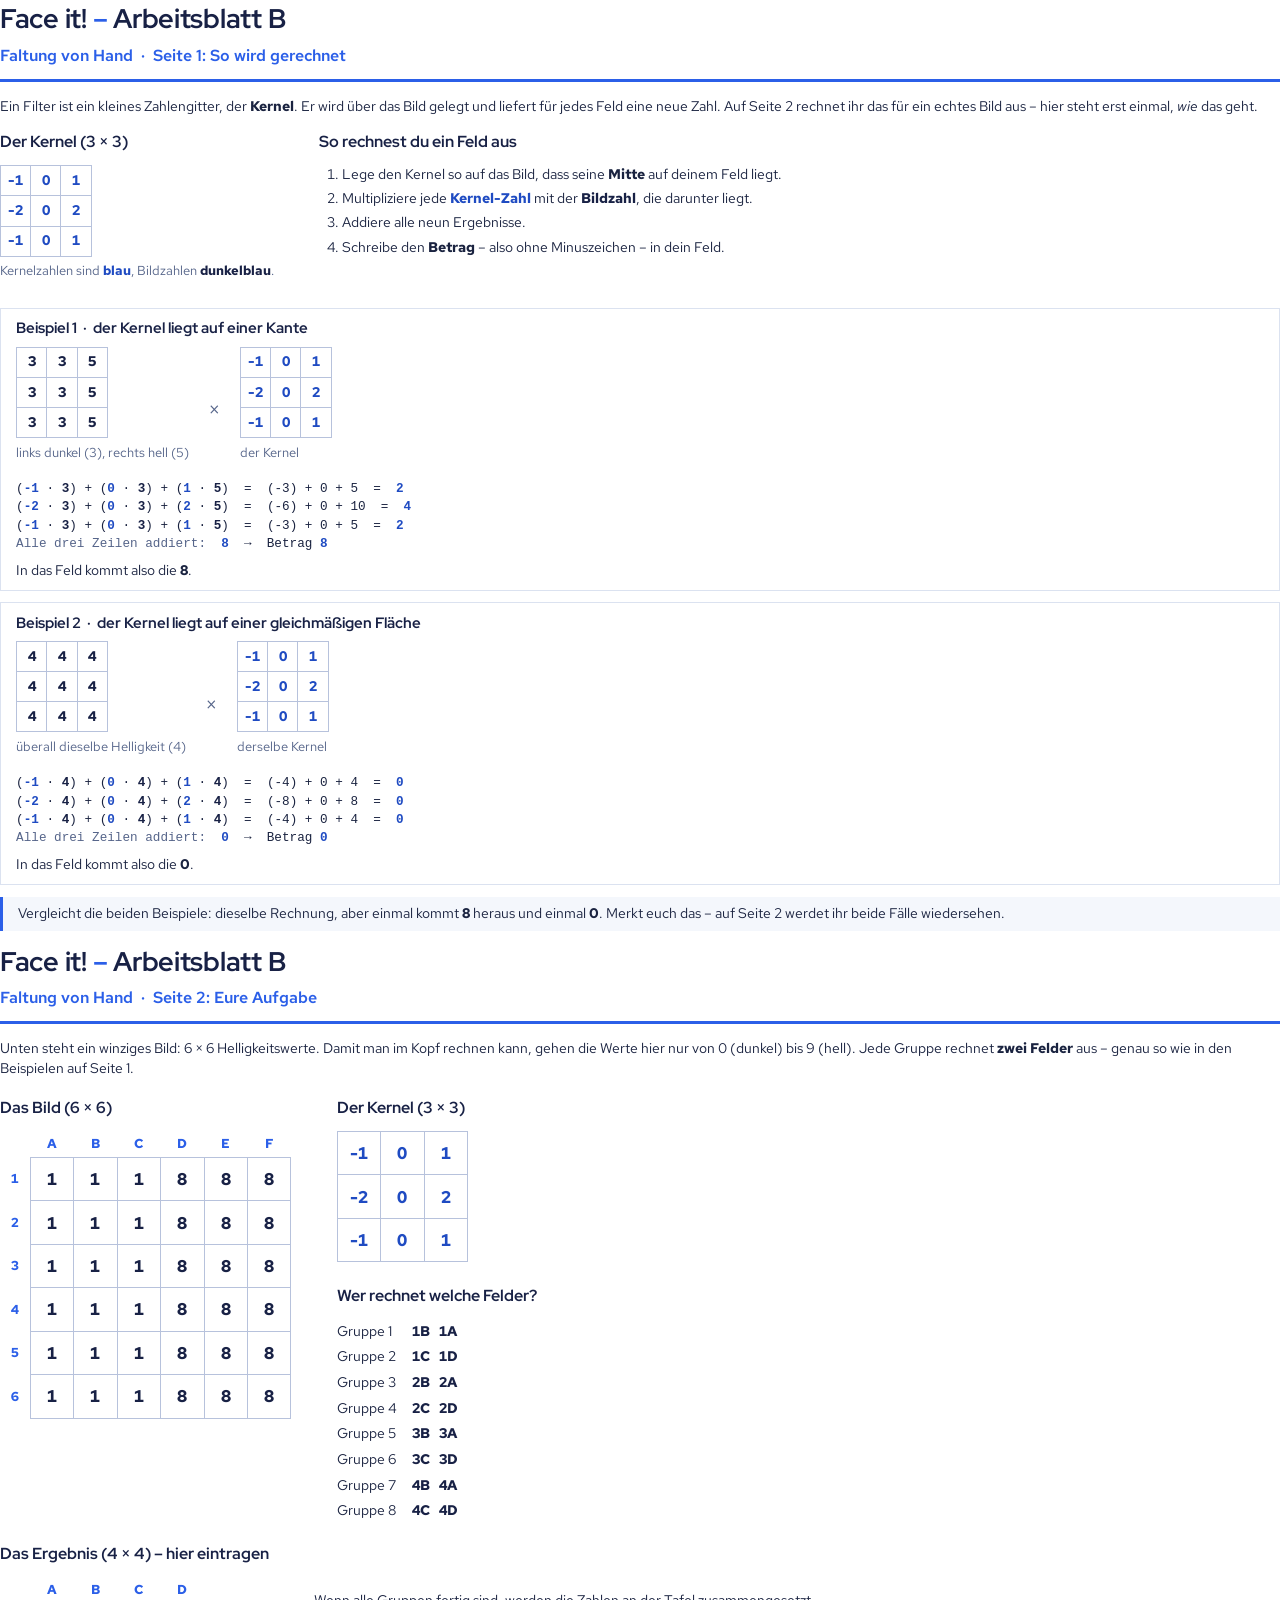
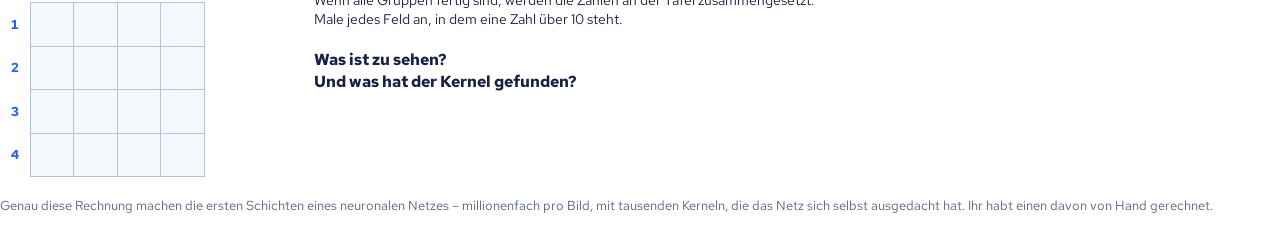
<file: material/handouts/handout_B_faltung.html>
<!DOCTYPE html>
<html lang="de">
<head>
<meta charset="utf-8">
<title>Face it! – Arbeitsblatt B: Faltung von Hand</title>
<link rel="stylesheet" href="../brand/tokens.css">
<style>
  h1, h2, h3 { font-family: var(--font-display); }
  @page { size: A4 portrait; margin: 14mm; }
  * { box-sizing: border-box; }
  body { font-family: var(--font-sans);
         color: #1a2340; margin: 0; font-size: 10.5pt; line-height: 1.4; }
  h1 { font-size: 20pt; margin: 0; color: #182145; letter-spacing: -0.01em; }
  h1 span { color: #2b5fe8; }
  .unter { font-size: 12pt; color: #2b5fe8; margin: 2mm 0 0 0; font-weight: 600; }
  .linie { height: 3px; background: #2b5fe8; margin: 3mm 0 4mm 0; }
  h2 { font-size: 12pt; color: #182145; margin: 0 0 3mm 0; }
  ol { margin: 2mm 0 0 0; padding-left: 6mm; }
  ol li { margin-bottom: 1.2mm; }
  .reihe { display: flex; gap: 12mm; align-items: flex-start; margin-bottom: 5mm; }
  table.gitter { border-collapse: collapse; }
  table.gitter td, table.gitter th { border: 1px solid #b7c2dc; width: 11.5mm;
        height: 11.5mm; text-align: center; vertical-align: middle;
        font-size: 13pt; font-variant-numeric: tabular-nums; }
  table.gitter th { border: none; color: #2b5fe8; font-size: 9.5pt;
        width: 8mm; height: 7mm; font-weight: 700; }
  table.gitter td.leer { background: #f4f7fc; }
  /* Seite 1: kleinere Gitter, damit beide Beispiele auf eine Seite passen */
  table.gitter.klein td { width: 8mm; height: 8mm; font-size: 10.5pt; }
  table.gruppen { border-collapse: collapse; font-size: 10.5pt; }
  table.gruppen td { padding: 0.8mm 4mm 0.8mm 0; }
  table.gruppen td.felder { color: #182145; font-weight: 700;
        font-variant-numeric: tabular-nums; }
  .frage { color: #182145; font-weight: 700; margin: 5mm 0 2mm 0; font-size: 12pt; }
  .klein { color: #56658a; font-size: 10pt; }
  .kasten { border-left: 3px solid #2b5fe8; padding: 2mm 0 2mm 4mm;
        margin: 3mm 0; background: #f4f7fc; }
  .loesung { color: #2b5fe8; font-weight: 700; }

  /* Farben fuer das Rechenbeispiel: Kernelzahlen blau, Bildzahlen dunkel */
  .kz { color: #1f4bc2; font-weight: 700; }
  .bz { color: #182145; font-weight: 700; }
  table.gitter td.kern { color: #1f4bc2; font-weight: 700; }
  table.gitter td.bild { color: #182145; font-weight: 700; }
  table.gitter td.treffer { background: #cfdcff; font-weight: 700; }
  .rechnung { font-family: Consolas, "Courier New", monospace;
              font-size: 9.5pt; line-height: 1.45; margin: 1.5mm 0 0 0; }
  .rechnung .ergebnis { color: #1f4bc2; font-weight: 700; }
  .beispiel { border: 1px solid #dbe2f0; padding: 2.5mm 4mm; margin-bottom: 3mm; }
  .beispiel h3 { font-size: 11pt; color: #182145; margin: 0 0 2mm 0; }
  .beispiel .zusammen { display: flex; gap: 5mm; align-items: center;
                        flex-wrap: wrap; }
  .mal { font-size: 16pt; color: #56658a; }
  .antwort { border-left: 3px solid #2b5fe8; background: #e6edff;
             padding: 3mm 0 3mm 4mm; margin: 4mm 0; }
  .antwort h3 { font-size: 11.5pt; color: #182145; margin: 0 0 1.5mm 0; }
  .seitenwechsel { page-break-before: always; }
  .legende { font-size: 9.5pt; color: #56658a; margin-top: 1.5mm; }
</style>
</head>
<body>

<h1>Face it! <span>–</span> Arbeitsblatt B</h1>
<p class="unter">Faltung von Hand &nbsp;·&nbsp; Seite 1: So wird gerechnet</p>
<div class="linie"></div>

<p>Ein Filter ist ein kleines Zahlengitter, der <strong>Kernel</strong>. Er wird
über das Bild gelegt und liefert für jedes Feld eine neue Zahl. Auf Seite 2
rechnet ihr das für ein echtes Bild aus – hier steht erst einmal, <em>wie</em>
das geht.</p>

<div class="reihe" style="margin:4mm 0">
  <div>
    <h2>Der Kernel (3 × 3)</h2>
    <table class="gitter klein">
<tr>
<td class="kern">-1</td>
<td class="kern">0</td>
<td class="kern">1</td>
</tr>
<tr>
<td class="kern">-2</td>
<td class="kern">0</td>
<td class="kern">2</td>
</tr>
<tr>
<td class="kern">-1</td>
<td class="kern">0</td>
<td class="kern">1</td>
</tr>
</table>
    <p class="legende">Kernelzahlen sind <span class="kz">blau</span>,
    Bildzahlen <span class="bz">dunkelblau</span>.</p>
  </div>
  <div>
    <h2>So rechnest du ein Feld aus</h2>
    <ol>
      <li>Lege den Kernel so auf das Bild, dass seine <strong>Mitte</strong>
          auf deinem Feld liegt.</li>
      <li>Multipliziere jede <span class="kz">Kernel-Zahl</span> mit der
          <span class="bz">Bildzahl</span>, die darunter liegt.</li>
      <li>Addiere alle neun Ergebnisse.</li>
      <li>Schreibe den <strong>Betrag</strong> – also ohne Minuszeichen –
          in dein Feld.</li>
    </ol>
  </div>
</div>

<div class="beispiel">
  <h3>Beispiel 1 &nbsp;·&nbsp; der Kernel liegt auf einer Kante</h3>
  <div class="zusammen">
    <div>
      <table class="gitter klein">
<tr>
<td class="bild">3</td>
<td class="bild">3</td>
<td class="bild">5</td>
</tr>
<tr>
<td class="bild">3</td>
<td class="bild">3</td>
<td class="bild">5</td>
</tr>
<tr>
<td class="bild">3</td>
<td class="bild">3</td>
<td class="bild">5</td>
</tr>
</table>
      <p class="legende">links dunkel (3), rechts hell (5)</p>
    </div>
    <div class="mal">&times;</div>
    <div>
      <table class="gitter klein">
<tr>
<td class="kern">-1</td>
<td class="kern">0</td>
<td class="kern">1</td>
</tr>
<tr>
<td class="kern">-2</td>
<td class="kern">0</td>
<td class="kern">2</td>
</tr>
<tr>
<td class="kern">-1</td>
<td class="kern">0</td>
<td class="kern">1</td>
</tr>
</table>
      <p class="legende">der Kernel</p>
    </div>
  </div>
  <p class="rechnung">(<span class="kz">-1</span> &middot; <span class="bz">3</span>) + (<span class="kz">0</span> &middot; <span class="bz">3</span>) + (<span class="kz">1</span> &middot; <span class="bz">5</span>) &nbsp;=&nbsp; (-3) + 0 + 5 &nbsp;=&nbsp; <span class="ergebnis">2</span><br>(<span class="kz">-2</span> &middot; <span class="bz">3</span>) + (<span class="kz">0</span> &middot; <span class="bz">3</span>) + (<span class="kz">2</span> &middot; <span class="bz">5</span>) &nbsp;=&nbsp; (-6) + 0 + 10 &nbsp;=&nbsp; <span class="ergebnis">4</span><br>(<span class="kz">-1</span> &middot; <span class="bz">3</span>) + (<span class="kz">0</span> &middot; <span class="bz">3</span>) + (<span class="kz">1</span> &middot; <span class="bz">5</span>) &nbsp;=&nbsp; (-3) + 0 + 5 &nbsp;=&nbsp; <span class="ergebnis">2</span><br><span style="color:#56658a">Alle drei Zeilen addiert:</span> &nbsp;<span class="ergebnis">8</span> &nbsp;&rarr;&nbsp; Betrag <span class="ergebnis">8</span></p>
  <p style="margin:2mm 0 0 0">In das Feld kommt also die
  <strong>8</strong>.</p>
</div>

<div class="beispiel">
  <h3>Beispiel 2 &nbsp;·&nbsp; der Kernel liegt auf einer gleichmäßigen
  Fläche</h3>
  <div class="zusammen">
    <div>
      <table class="gitter klein">
<tr>
<td class="bild">4</td>
<td class="bild">4</td>
<td class="bild">4</td>
</tr>
<tr>
<td class="bild">4</td>
<td class="bild">4</td>
<td class="bild">4</td>
</tr>
<tr>
<td class="bild">4</td>
<td class="bild">4</td>
<td class="bild">4</td>
</tr>
</table>
      <p class="legende">überall dieselbe Helligkeit (4)</p>
    </div>
    <div class="mal">&times;</div>
    <div>
      <table class="gitter klein">
<tr>
<td class="kern">-1</td>
<td class="kern">0</td>
<td class="kern">1</td>
</tr>
<tr>
<td class="kern">-2</td>
<td class="kern">0</td>
<td class="kern">2</td>
</tr>
<tr>
<td class="kern">-1</td>
<td class="kern">0</td>
<td class="kern">1</td>
</tr>
</table>
      <p class="legende">derselbe Kernel</p>
    </div>
  </div>
  <p class="rechnung">(<span class="kz">-1</span> &middot; <span class="bz">4</span>) + (<span class="kz">0</span> &middot; <span class="bz">4</span>) + (<span class="kz">1</span> &middot; <span class="bz">4</span>) &nbsp;=&nbsp; (-4) + 0 + 4 &nbsp;=&nbsp; <span class="ergebnis">0</span><br>(<span class="kz">-2</span> &middot; <span class="bz">4</span>) + (<span class="kz">0</span> &middot; <span class="bz">4</span>) + (<span class="kz">2</span> &middot; <span class="bz">4</span>) &nbsp;=&nbsp; (-8) + 0 + 8 &nbsp;=&nbsp; <span class="ergebnis">0</span><br>(<span class="kz">-1</span> &middot; <span class="bz">4</span>) + (<span class="kz">0</span> &middot; <span class="bz">4</span>) + (<span class="kz">1</span> &middot; <span class="bz">4</span>) &nbsp;=&nbsp; (-4) + 0 + 4 &nbsp;=&nbsp; <span class="ergebnis">0</span><br><span style="color:#56658a">Alle drei Zeilen addiert:</span> &nbsp;<span class="ergebnis">0</span> &nbsp;&rarr;&nbsp; Betrag <span class="ergebnis">0</span></p>
  <p style="margin:2mm 0 0 0">In das Feld kommt also die
  <strong>0</strong>.</p>
</div>

<div class="kasten">
  <p style="margin:0">Vergleicht die beiden Beispiele: dieselbe Rechnung, aber
  einmal kommt <strong>8</strong> heraus und einmal
  <strong>0</strong>. Merkt euch das – auf Seite 2 werdet ihr
  beide Fälle wiedersehen.</p>
</div>

<div class="seitenwechsel"></div>

<h1>Face it! <span>–</span> Arbeitsblatt B</h1>
<p class="unter">Faltung von Hand &nbsp;·&nbsp; Seite 2: Eure Aufgabe</p>
<div class="linie"></div>

<p>Unten steht ein winziges Bild: 6 × 6 Helligkeitswerte. Damit man im Kopf
rechnen kann, gehen die Werte hier nur von 0 (dunkel) bis 9 (hell). Jede Gruppe
rechnet <strong>zwei Felder</strong> aus – genau so wie in den Beispielen auf Seite 1.</p>

<div class="reihe" style="margin-top:5mm">
  <div>
    <h2>Das Bild (6 × 6)</h2>
    <table class="gitter ">
<tr><th></th><th>A</th><th>B</th><th>C</th><th>D</th><th>E</th><th>F</th></tr>
<tr><th>1</th>
<td class="bild">1</td>
<td class="bild">1</td>
<td class="bild">1</td>
<td class="bild">8</td>
<td class="bild">8</td>
<td class="bild">8</td>
</tr>
<tr><th>2</th>
<td class="bild">1</td>
<td class="bild">1</td>
<td class="bild">1</td>
<td class="bild">8</td>
<td class="bild">8</td>
<td class="bild">8</td>
</tr>
<tr><th>3</th>
<td class="bild">1</td>
<td class="bild">1</td>
<td class="bild">1</td>
<td class="bild">8</td>
<td class="bild">8</td>
<td class="bild">8</td>
</tr>
<tr><th>4</th>
<td class="bild">1</td>
<td class="bild">1</td>
<td class="bild">1</td>
<td class="bild">8</td>
<td class="bild">8</td>
<td class="bild">8</td>
</tr>
<tr><th>5</th>
<td class="bild">1</td>
<td class="bild">1</td>
<td class="bild">1</td>
<td class="bild">8</td>
<td class="bild">8</td>
<td class="bild">8</td>
</tr>
<tr><th>6</th>
<td class="bild">1</td>
<td class="bild">1</td>
<td class="bild">1</td>
<td class="bild">8</td>
<td class="bild">8</td>
<td class="bild">8</td>
</tr>
</table>
  </div>
  <div>
    <h2>Der Kernel (3 × 3)</h2>
    <table class="gitter ">
<tr>
<td class="kern">-1</td>
<td class="kern">0</td>
<td class="kern">1</td>
</tr>
<tr>
<td class="kern">-2</td>
<td class="kern">0</td>
<td class="kern">2</td>
</tr>
<tr>
<td class="kern">-1</td>
<td class="kern">0</td>
<td class="kern">1</td>
</tr>
</table>
    <h2 style="margin-top:6mm">Wer rechnet welche Felder?</h2>
    <table class="gruppen"><tr><td>Gruppe 1</td><td class="felder">1B&nbsp;&nbsp;&nbsp;1A</td></tr>
<tr><td>Gruppe 2</td><td class="felder">1C&nbsp;&nbsp;&nbsp;1D</td></tr>
<tr><td>Gruppe 3</td><td class="felder">2B&nbsp;&nbsp;&nbsp;2A</td></tr>
<tr><td>Gruppe 4</td><td class="felder">2C&nbsp;&nbsp;&nbsp;2D</td></tr>
<tr><td>Gruppe 5</td><td class="felder">3B&nbsp;&nbsp;&nbsp;3A</td></tr>
<tr><td>Gruppe 6</td><td class="felder">3C&nbsp;&nbsp;&nbsp;3D</td></tr>
<tr><td>Gruppe 7</td><td class="felder">4B&nbsp;&nbsp;&nbsp;4A</td></tr>
<tr><td>Gruppe 8</td><td class="felder">4C&nbsp;&nbsp;&nbsp;4D</td></tr></table>
  </div>
</div>

<div class="reihe">
  <div>
    <h2>Das Ergebnis (4 × 4) – hier eintragen</h2>
    <table class="gitter ">
<tr><th></th><th>A</th><th>B</th><th>C</th><th>D</th></tr>
<tr><th>1</th>
<td class="leer">&nbsp;</td>
<td class="leer">&nbsp;</td>
<td class="leer">&nbsp;</td>
<td class="leer">&nbsp;</td>
</tr>
<tr><th>2</th>
<td class="leer">&nbsp;</td>
<td class="leer">&nbsp;</td>
<td class="leer">&nbsp;</td>
<td class="leer">&nbsp;</td>
</tr>
<tr><th>3</th>
<td class="leer">&nbsp;</td>
<td class="leer">&nbsp;</td>
<td class="leer">&nbsp;</td>
<td class="leer">&nbsp;</td>
</tr>
<tr><th>4</th>
<td class="leer">&nbsp;</td>
<td class="leer">&nbsp;</td>
<td class="leer">&nbsp;</td>
<td class="leer">&nbsp;</td>
</tr>
</table>
  </div>
  <div style="padding-top:9mm">
    <p>Wenn alle Gruppen fertig sind, werden die Zahlen an der Tafel
    zusammengesetzt.<br>Male jedes Feld an, in dem eine Zahl über 10 steht.</p>
    <p class="frage">Was ist zu sehen?<br>Und was hat der Kernel gefunden?</p>
  </div>
</div>

<p class="klein">Genau diese Rechnung machen die ersten Schichten eines
neuronalen Netzes – millionenfach pro Bild, mit tausenden Kerneln, die das Netz
sich selbst ausgedacht hat. Ihr habt einen davon von Hand gerechnet.</p>

</body>
</html>
</file>
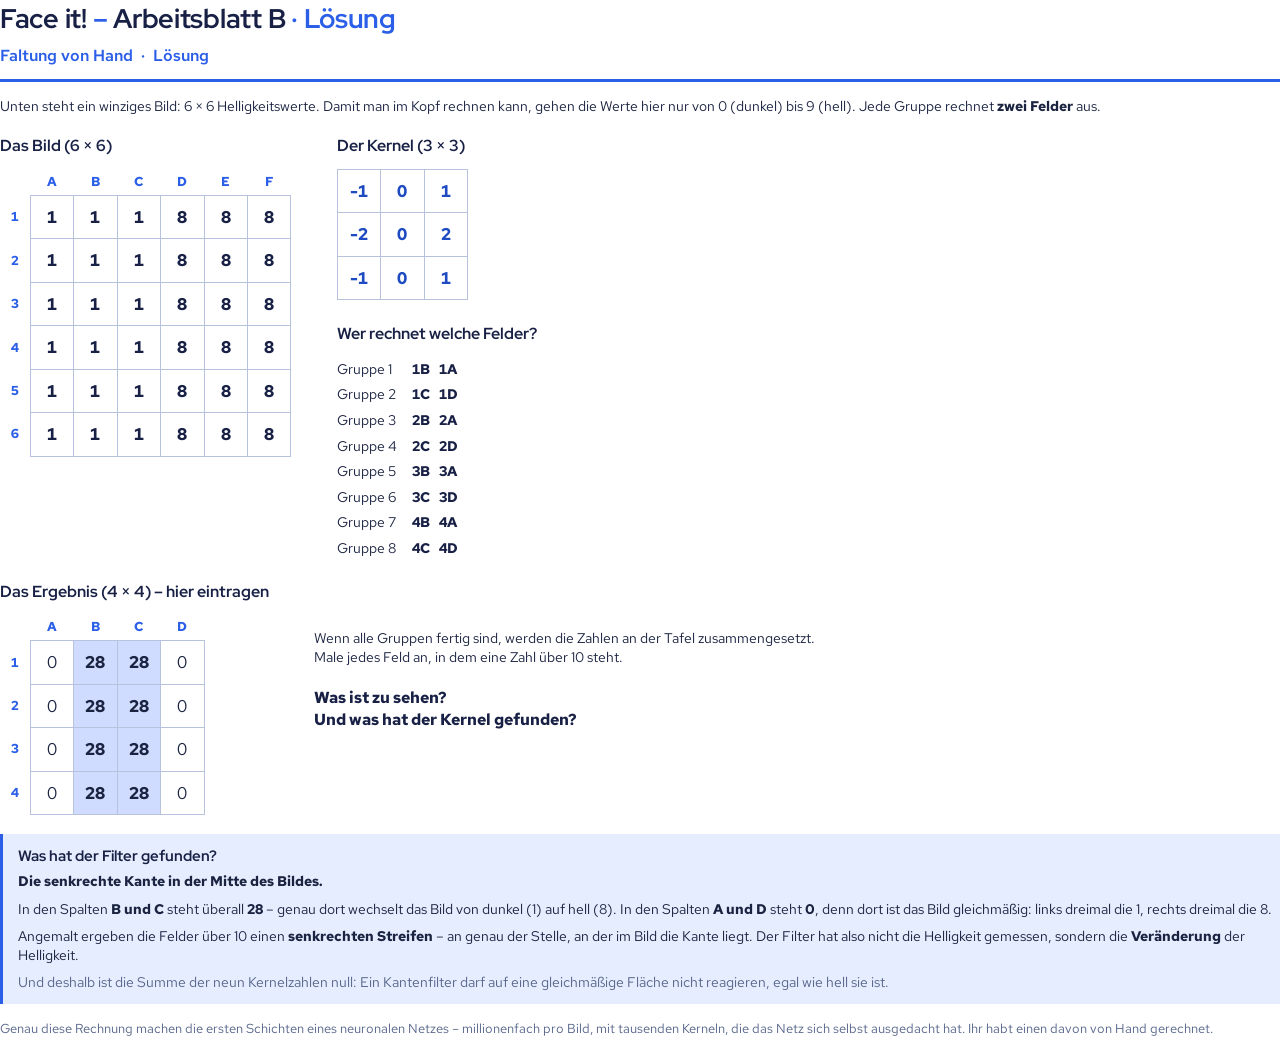
<file: material/handouts/handout_B_faltung_loesung.html>
<!DOCTYPE html>
<html lang="de">
<head>
<meta charset="utf-8">
<title>Face it! – Arbeitsblatt B: Faltung von Hand</title>
<link rel="stylesheet" href="../brand/tokens.css">
<style>
  h1, h2, h3 { font-family: var(--font-display); }
  @page { size: A4 portrait; margin: 14mm; }
  * { box-sizing: border-box; }
  body { font-family: var(--font-sans);
         color: #1a2340; margin: 0; font-size: 10.5pt; line-height: 1.4; }
  h1 { font-size: 20pt; margin: 0; color: #182145; letter-spacing: -0.01em; }
  h1 span { color: #2b5fe8; }
  .unter { font-size: 12pt; color: #2b5fe8; margin: 2mm 0 0 0; font-weight: 600; }
  .linie { height: 3px; background: #2b5fe8; margin: 3mm 0 4mm 0; }
  h2 { font-size: 12pt; color: #182145; margin: 0 0 3mm 0; }
  ol { margin: 2mm 0 0 0; padding-left: 6mm; }
  ol li { margin-bottom: 1.2mm; }
  .reihe { display: flex; gap: 12mm; align-items: flex-start; margin-bottom: 5mm; }
  table.gitter { border-collapse: collapse; }
  table.gitter td, table.gitter th { border: 1px solid #b7c2dc; width: 11.5mm;
        height: 11.5mm; text-align: center; vertical-align: middle;
        font-size: 13pt; font-variant-numeric: tabular-nums; }
  table.gitter th { border: none; color: #2b5fe8; font-size: 9.5pt;
        width: 8mm; height: 7mm; font-weight: 700; }
  table.gitter td.leer { background: #f4f7fc; }
  /* Seite 1: kleinere Gitter, damit beide Beispiele auf eine Seite passen */
  table.gitter.klein td { width: 8mm; height: 8mm; font-size: 10.5pt; }
  table.gruppen { border-collapse: collapse; font-size: 10.5pt; }
  table.gruppen td { padding: 0.8mm 4mm 0.8mm 0; }
  table.gruppen td.felder { color: #182145; font-weight: 700;
        font-variant-numeric: tabular-nums; }
  .frage { color: #182145; font-weight: 700; margin: 5mm 0 2mm 0; font-size: 12pt; }
  .klein { color: #56658a; font-size: 10pt; }
  .kasten { border-left: 3px solid #2b5fe8; padding: 2mm 0 2mm 4mm;
        margin: 3mm 0; background: #f4f7fc; }
  .loesung { color: #2b5fe8; font-weight: 700; }

  /* Farben fuer das Rechenbeispiel: Kernelzahlen blau, Bildzahlen dunkel */
  .kz { color: #1f4bc2; font-weight: 700; }
  .bz { color: #182145; font-weight: 700; }
  table.gitter td.kern { color: #1f4bc2; font-weight: 700; }
  table.gitter td.bild { color: #182145; font-weight: 700; }
  table.gitter td.treffer { background: #cfdcff; font-weight: 700; }
  .rechnung { font-family: Consolas, "Courier New", monospace;
              font-size: 9.5pt; line-height: 1.45; margin: 1.5mm 0 0 0; }
  .rechnung .ergebnis { color: #1f4bc2; font-weight: 700; }
  .beispiel { border: 1px solid #dbe2f0; padding: 2.5mm 4mm; margin-bottom: 3mm; }
  .beispiel h3 { font-size: 11pt; color: #182145; margin: 0 0 2mm 0; }
  .beispiel .zusammen { display: flex; gap: 5mm; align-items: center;
                        flex-wrap: wrap; }
  .mal { font-size: 16pt; color: #56658a; }
  .antwort { border-left: 3px solid #2b5fe8; background: #e6edff;
             padding: 3mm 0 3mm 4mm; margin: 4mm 0; }
  .antwort h3 { font-size: 11.5pt; color: #182145; margin: 0 0 1.5mm 0; }
  .seitenwechsel { page-break-before: always; }
  .legende { font-size: 9.5pt; color: #56658a; margin-top: 1.5mm; }
</style>
</head>
<body>

<h1>Face it! <span>–</span> Arbeitsblatt B <span class="loesung">&middot; Lösung</span></h1>
<p class="unter">Faltung von Hand &nbsp;·&nbsp; Lösung</p>
<div class="linie"></div>

<p>Unten steht ein winziges Bild: 6 × 6 Helligkeitswerte. Damit man im Kopf
rechnen kann, gehen die Werte hier nur von 0 (dunkel) bis 9 (hell). Jede Gruppe
rechnet <strong>zwei Felder</strong> aus.</p>

<div class="reihe" style="margin-top:5mm">
  <div>
    <h2>Das Bild (6 × 6)</h2>
    <table class="gitter ">
<tr><th></th><th>A</th><th>B</th><th>C</th><th>D</th><th>E</th><th>F</th></tr>
<tr><th>1</th>
<td class="bild">1</td>
<td class="bild">1</td>
<td class="bild">1</td>
<td class="bild">8</td>
<td class="bild">8</td>
<td class="bild">8</td>
</tr>
<tr><th>2</th>
<td class="bild">1</td>
<td class="bild">1</td>
<td class="bild">1</td>
<td class="bild">8</td>
<td class="bild">8</td>
<td class="bild">8</td>
</tr>
<tr><th>3</th>
<td class="bild">1</td>
<td class="bild">1</td>
<td class="bild">1</td>
<td class="bild">8</td>
<td class="bild">8</td>
<td class="bild">8</td>
</tr>
<tr><th>4</th>
<td class="bild">1</td>
<td class="bild">1</td>
<td class="bild">1</td>
<td class="bild">8</td>
<td class="bild">8</td>
<td class="bild">8</td>
</tr>
<tr><th>5</th>
<td class="bild">1</td>
<td class="bild">1</td>
<td class="bild">1</td>
<td class="bild">8</td>
<td class="bild">8</td>
<td class="bild">8</td>
</tr>
<tr><th>6</th>
<td class="bild">1</td>
<td class="bild">1</td>
<td class="bild">1</td>
<td class="bild">8</td>
<td class="bild">8</td>
<td class="bild">8</td>
</tr>
</table>
  </div>
  <div>
    <h2>Der Kernel (3 × 3)</h2>
    <table class="gitter ">
<tr>
<td class="kern">-1</td>
<td class="kern">0</td>
<td class="kern">1</td>
</tr>
<tr>
<td class="kern">-2</td>
<td class="kern">0</td>
<td class="kern">2</td>
</tr>
<tr>
<td class="kern">-1</td>
<td class="kern">0</td>
<td class="kern">1</td>
</tr>
</table>
    <h2 style="margin-top:6mm">Wer rechnet welche Felder?</h2>
    <table class="gruppen"><tr><td>Gruppe 1</td><td class="felder">1B&nbsp;&nbsp;&nbsp;1A</td></tr>
<tr><td>Gruppe 2</td><td class="felder">1C&nbsp;&nbsp;&nbsp;1D</td></tr>
<tr><td>Gruppe 3</td><td class="felder">2B&nbsp;&nbsp;&nbsp;2A</td></tr>
<tr><td>Gruppe 4</td><td class="felder">2C&nbsp;&nbsp;&nbsp;2D</td></tr>
<tr><td>Gruppe 5</td><td class="felder">3B&nbsp;&nbsp;&nbsp;3A</td></tr>
<tr><td>Gruppe 6</td><td class="felder">3C&nbsp;&nbsp;&nbsp;3D</td></tr>
<tr><td>Gruppe 7</td><td class="felder">4B&nbsp;&nbsp;&nbsp;4A</td></tr>
<tr><td>Gruppe 8</td><td class="felder">4C&nbsp;&nbsp;&nbsp;4D</td></tr></table>
  </div>
</div>

<div class="reihe">
  <div>
    <h2>Das Ergebnis (4 × 4) – hier eintragen</h2>
    <table class="gitter ">
<tr><th></th><th>A</th><th>B</th><th>C</th><th>D</th></tr>
<tr><th>1</th>
<td>0</td>
<td class="treffer">28</td>
<td class="treffer">28</td>
<td>0</td>
</tr>
<tr><th>2</th>
<td>0</td>
<td class="treffer">28</td>
<td class="treffer">28</td>
<td>0</td>
</tr>
<tr><th>3</th>
<td>0</td>
<td class="treffer">28</td>
<td class="treffer">28</td>
<td>0</td>
</tr>
<tr><th>4</th>
<td>0</td>
<td class="treffer">28</td>
<td class="treffer">28</td>
<td>0</td>
</tr>
</table>
  </div>
  <div style="padding-top:9mm">
    <p>Wenn alle Gruppen fertig sind, werden die Zahlen an der Tafel
    zusammengesetzt.<br>Male jedes Feld an, in dem eine Zahl über 10 steht.</p>
    <p class="frage">Was ist zu sehen?<br>Und was hat der Kernel gefunden?</p>
  </div>
</div>

<div class="antwort">
  <h3>Was hat der Filter gefunden?</h3>
  <p style="margin:0"><strong>Die senkrechte Kante in der Mitte des
  Bildes.</strong></p>
  <p style="margin:2mm 0 0 0">In den Spalten
  <strong>B und C</strong> steht überall
  <strong>28</strong> – genau dort wechselt das Bild von dunkel (1)
  auf hell (8). In den Spalten <strong>A und D</strong>
  steht <strong>0</strong>, denn dort ist das Bild gleichmäßig: links dreimal
  die 1, rechts dreimal die 8.</p>
  <p style="margin:2mm 0 0 0">Angemalt ergeben die Felder über 10 einen
  <strong>senkrechten Streifen</strong> – an genau der Stelle, an der im Bild
  die Kante liegt. Der Filter hat also nicht die Helligkeit gemessen, sondern
  die <strong>Veränderung</strong> der Helligkeit.</p>
  <p style="margin:2mm 0 0 0; color:#56658a">Und deshalb ist die Summe der neun
  Kernelzahlen null: Ein Kantenfilter darf auf eine gleichmäßige Fläche nicht
  reagieren, egal wie hell sie ist.</p>
</div>

<p class="klein">Genau diese Rechnung machen die ersten Schichten eines
neuronalen Netzes – millionenfach pro Bild, mit tausenden Kerneln, die das Netz
sich selbst ausgedacht hat. Ihr habt einen davon von Hand gerechnet.</p>

</body>
</html>
</file>
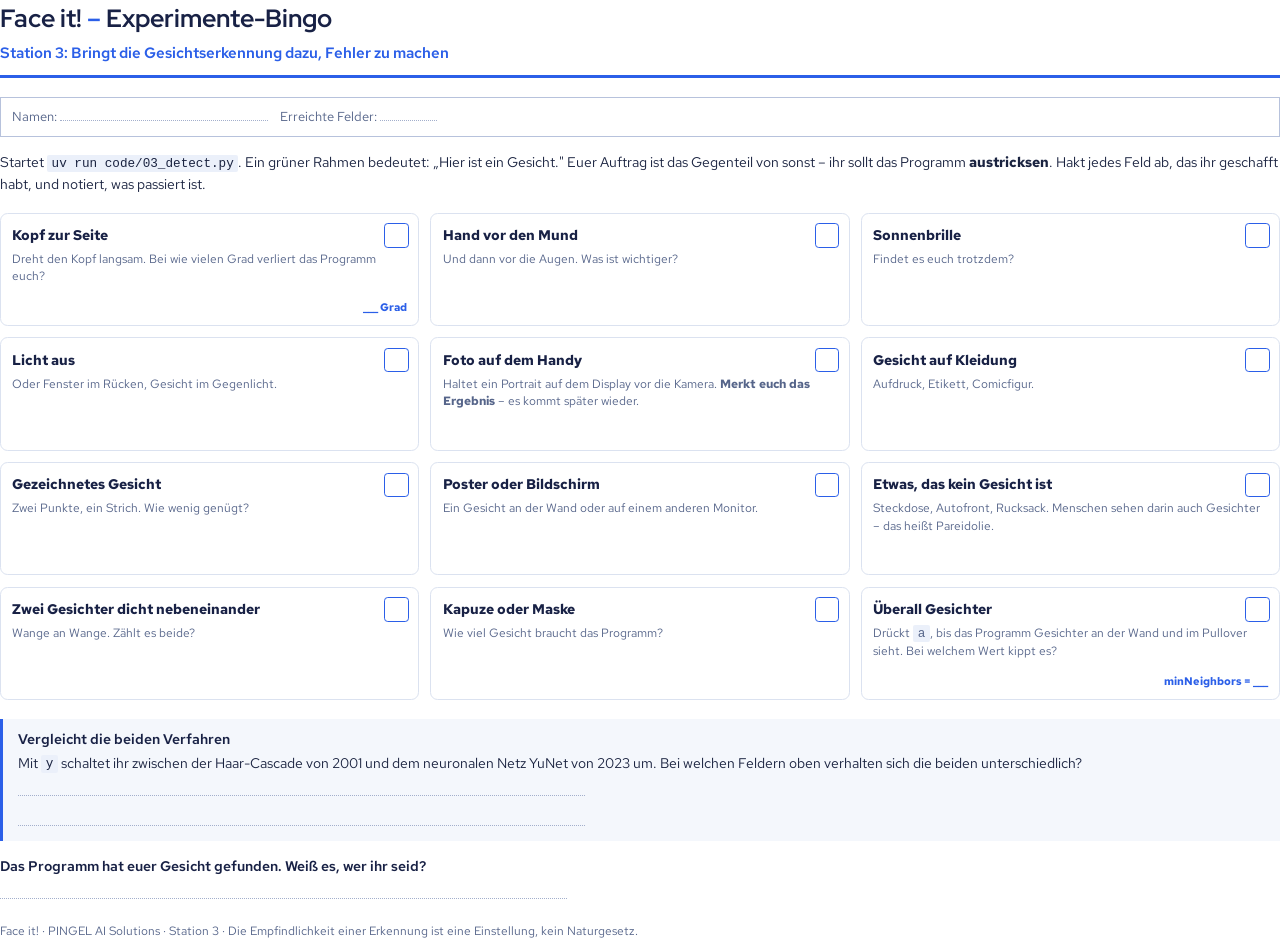
<file: material/handouts/handout_C_bingo.html>
<!DOCTYPE html>
<html lang="de">
<head>
<meta charset="utf-8">
<title>Face it! – Experimente-Bingo</title>
<link rel="stylesheet" href="../brand/tokens.css">
<style>
  h1, h2, h3 { font-family: var(--font-display); }
  @page { size: A4 portrait; margin: 13mm; }
  * { box-sizing: border-box; }
  body { font-family: var(--font-sans);
         color: #1a2340; margin: 0; font-size: 10.5pt; line-height: 1.45; }
  h1 { font-size: 19pt; margin: 0; color: #182145; }
  h1 span { color: #2b5fe8; }
  .unter { font-size: 11pt; color: #2b5fe8; margin: 1.5mm 0 0 0; font-weight: 600; }
  .linie { height: 3px; background: #2b5fe8; margin: 3mm 0 5mm 0; }
  .namen { border: 1px solid #b7c2dc; padding: 2.5mm 3mm; margin-bottom: 4mm;
           font-size: 10pt; color: #56658a; }
  .schreiblinie { border-bottom: 1px dotted #a3afcc; display: inline-block;
                  min-width: 30mm; }
  p { margin: 2mm 0; }
  .karte { display: grid; grid-template-columns: repeat(3, 1fr);
           gap: 3mm; margin: 5mm 0; }
  .feld { border: 1px solid #dbe2f0; border-radius: 2mm; padding: 3mm;
          min-height: 30mm; position: relative; }
  .feld .titel { font-weight: 700; color: #182145; font-size: 10.5pt;
                 margin-bottom: 1.5mm; padding-right: 9mm; }
  .feld .hinweis { color: #56658a; font-size: 9pt; }
  .haken { position: absolute; top: 2.5mm; right: 2.5mm; width: 6.5mm;
           height: 6.5mm; border: 1.5px solid #2b5fe8; border-radius: 1mm; }
  .punkte { position: absolute; bottom: 2.5mm; right: 3mm; font-size: 8.5pt;
            color: #2b5fe8; font-weight: 700; }
  .kasten { border-left: 3px solid #2b5fe8; background: #f4f7fc;
            padding: 2.5mm 0 2.5mm 4mm; margin: 4mm 0; }
  .frage { color: #182145; font-weight: 600; }
  code { font-family: Consolas, "Courier New", monospace; font-size: 9.5pt;
         background: #ebf0fa; padding: 0.3mm 1.2mm; border-radius: 2px; }
  .fuss { margin-top: 5mm; font-size: 9pt; color: #56658a; }
</style>
</head>
<body>

<h1>Face it! <span>–</span> Experimente-Bingo</h1>
<p class="unter">Station 3: Bringt die Gesichtserkennung dazu, Fehler zu machen</p>
<div class="linie"></div>

<div class="namen">
  Namen: <span class="schreiblinie" style="min-width:55mm"></span>
  &nbsp;&nbsp; Erreichte Felder: <span class="schreiblinie" style="min-width:15mm"></span>
</div>

<p>Startet <code>uv run code/03_detect.py</code>. Ein grüner Rahmen bedeutet:
„Hier ist ein Gesicht." Euer Auftrag ist das Gegenteil von sonst – ihr sollt das
Programm <strong>austricksen</strong>. Hakt jedes Feld ab, das ihr geschafft habt,
und notiert, was passiert ist.</p>

<div class="karte">

  <div class="feld"><div class="haken"></div>
    <div class="titel">Kopf zur Seite</div>
    <div class="hinweis">Dreht den Kopf langsam. Bei wie vielen Grad verliert das
    Programm euch?</div>
    <div class="punkte">___ Grad</div></div>

  <div class="feld"><div class="haken"></div>
    <div class="titel">Hand vor den Mund</div>
    <div class="hinweis">Und dann vor die Augen. Was ist wichtiger?</div></div>

  <div class="feld"><div class="haken"></div>
    <div class="titel">Sonnenbrille</div>
    <div class="hinweis">Findet es euch trotzdem?</div></div>

  <div class="feld"><div class="haken"></div>
    <div class="titel">Licht aus</div>
    <div class="hinweis">Oder Fenster im Rücken, Gesicht im Gegenlicht.</div></div>

  <div class="feld"><div class="haken"></div>
    <div class="titel">Foto auf dem Handy</div>
    <div class="hinweis">Haltet ein Portrait auf dem Display vor die Kamera.
    <strong>Merkt euch das Ergebnis</strong> – es kommt später wieder.</div></div>

  <div class="feld"><div class="haken"></div>
    <div class="titel">Gesicht auf Kleidung</div>
    <div class="hinweis">Aufdruck, Etikett, Comicfigur.</div></div>

  <div class="feld"><div class="haken"></div>
    <div class="titel">Gezeichnetes Gesicht</div>
    <div class="hinweis">Zwei Punkte, ein Strich. Wie wenig genügt?</div></div>

  <div class="feld"><div class="haken"></div>
    <div class="titel">Poster oder Bildschirm</div>
    <div class="hinweis">Ein Gesicht an der Wand oder auf einem anderen Monitor.</div></div>

  <div class="feld"><div class="haken"></div>
    <div class="titel">Etwas, das kein Gesicht ist</div>
    <div class="hinweis">Steckdose, Autofront, Rucksack. Menschen sehen darin auch
    Gesichter – das heißt Pareidolie.</div></div>

  <div class="feld"><div class="haken"></div>
    <div class="titel">Zwei Gesichter dicht nebeneinander</div>
    <div class="hinweis">Wange an Wange. Zählt es beide?</div></div>

  <div class="feld"><div class="haken"></div>
    <div class="titel">Kapuze oder Maske</div>
    <div class="hinweis">Wie viel Gesicht braucht das Programm?</div></div>

  <div class="feld"><div class="haken"></div>
    <div class="titel">Überall Gesichter</div>
    <div class="hinweis">Drückt <code>a</code>, bis das Programm Gesichter an der
    Wand und im Pullover sieht. Bei welchem Wert kippt es?</div>
    <div class="punkte">minNeighbors = ___</div></div>

</div>

<div class="kasten">
  <p style="margin:0" class="frage">Vergleicht die beiden Verfahren</p>
  <p style="margin:1mm 0 0 0">Mit <code>y</code> schaltet ihr zwischen der
  Haar-Cascade von 2001 und dem neuronalen Netz YuNet von 2023 um. Bei welchen
  Feldern oben verhalten sich die beiden unterschiedlich?</p>
  <p style="margin:2mm 0 0 0"><span class="schreiblinie" style="min-width:150mm"></span></p>
  <p style="margin:2.5mm 0 0 0"><span class="schreiblinie" style="min-width:150mm"></span></p>
</div>

<p class="frage">Das Programm hat euer Gesicht gefunden. Weiß es, wer ihr seid?</p>
<p><span class="schreiblinie" style="min-width:150mm"></span></p>

<p class="fuss">Face it! · PINGEL AI Solutions · Station 3 · Die Empfindlichkeit einer Erkennung ist eine
Einstellung, kein Naturgesetz.</p>

</body>
</html>
</file>
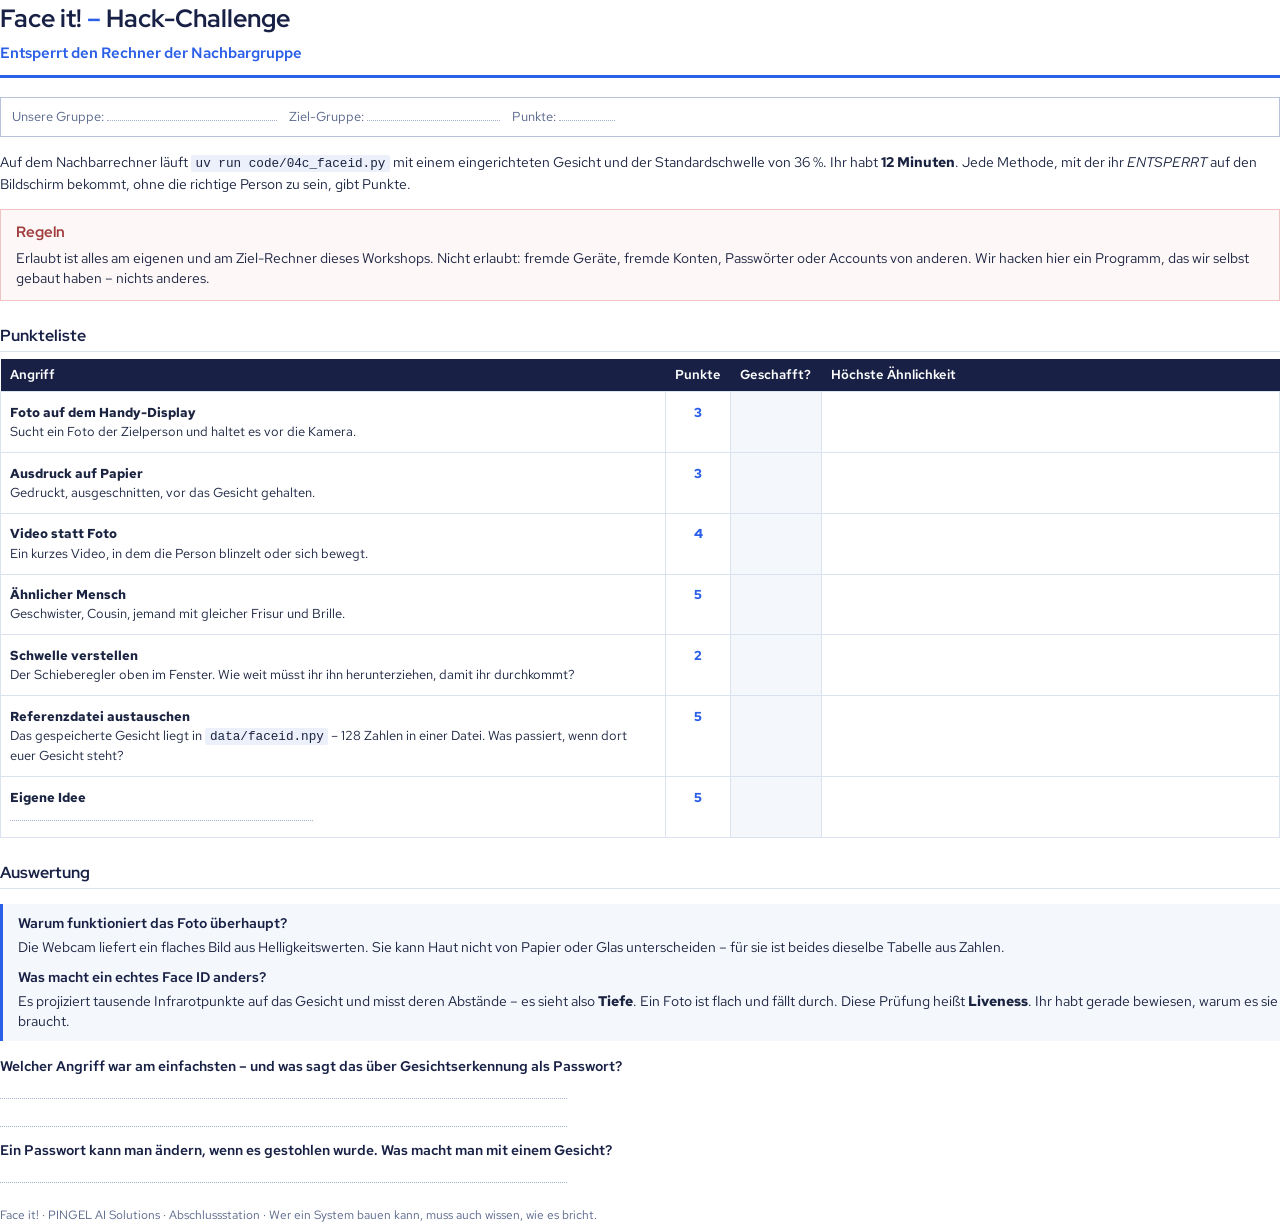
<file: material/handouts/handout_D_hack.html>
<!DOCTYPE html>
<html lang="de">
<head>
<meta charset="utf-8">
<title>Face it! – Hack-Challenge</title>
<link rel="stylesheet" href="../brand/tokens.css">
<style>
  h1, h2, h3 { font-family: var(--font-display); }
  @page { size: A4 portrait; margin: 13mm; }
  * { box-sizing: border-box; }
  body { font-family: var(--font-sans);
         color: #1a2340; margin: 0; font-size: 10.5pt; line-height: 1.45; }
  h1 { font-size: 19pt; margin: 0; color: #182145; }
  h1 span { color: #2b5fe8; }
  .unter { font-size: 11pt; color: #2b5fe8; margin: 1.5mm 0 0 0; font-weight: 600; }
  .linie { height: 3px; background: #2b5fe8; margin: 3mm 0 5mm 0; }
  .namen { border: 1px solid #b7c2dc; padding: 2.5mm 3mm; margin-bottom: 4mm;
           font-size: 10pt; color: #56658a; }
  .schreiblinie { border-bottom: 1px dotted #a3afcc; display: inline-block;
                  min-width: 30mm; }
  h2 { font-size: 12pt; color: #182145; margin: 6mm 0 1.5mm 0;
       border-bottom: 1px solid #dbe2f0; padding-bottom: 1mm; }
  p { margin: 2mm 0; }
  table { border-collapse: collapse; width: 100%; margin: 2mm 0; font-size: 10pt; }
  th { background: #182145; color: #fff; font-weight: 600; text-align: left;
       padding: 1.8mm 2.5mm; font-size: 9.5pt; }
  td { border: 1px solid #dbe2f0; padding: 2.8mm 2.5mm; vertical-align: top; }
  td.punkte { text-align: center; font-weight: 700; color: #2b5fe8;
              width: 16mm; }
  td.geschafft { width: 24mm; background: #f4f7fc; text-align: center; }
  .kasten { border-left: 3px solid #2b5fe8; background: #f4f7fc;
            padding: 2.5mm 0 2.5mm 4mm; margin: 4mm 0; }
  .regeln { border: 1px solid #f0c4c4; background: #fdf7f7; padding: 3mm 4mm;
            margin: 4mm 0; }
  .regeln h3 { margin: 0 0 1.5mm 0; font-size: 11pt; color: #a03c3c; }
  .frage { color: #182145; font-weight: 600; }
  code { font-family: Consolas, "Courier New", monospace; font-size: 9.5pt;
         background: #ebf0fa; padding: 0.3mm 1.2mm; border-radius: 2px; }
  .fuss { margin-top: 5mm; font-size: 9pt; color: #56658a; }
</style>
</head>
<body>

<h1>Face it! <span>–</span> Hack-Challenge</h1>
<p class="unter">Entsperrt den Rechner der Nachbargruppe</p>
<div class="linie"></div>

<div class="namen">
  Unsere Gruppe: <span class="schreiblinie" style="min-width:45mm"></span>
  &nbsp;&nbsp; Ziel-Gruppe: <span class="schreiblinie" style="min-width:35mm"></span>
  &nbsp;&nbsp; Punkte: <span class="schreiblinie" style="min-width:15mm"></span>
</div>

<p>Auf dem Nachbarrechner läuft <code>uv run code/04c_faceid.py</code> mit einem
eingerichteten Gesicht und der Standardschwelle von 36 %. Ihr habt
<strong>12 Minuten</strong>. Jede Methode, mit der ihr <em>ENTSPERRT</em> auf den
Bildschirm bekommt, ohne die richtige Person zu sein, gibt Punkte.</p>

<div class="regeln">
  <h3>Regeln</h3>
  <p style="margin:0">Erlaubt ist alles am eigenen und am Ziel-Rechner dieses
  Workshops. Nicht erlaubt: fremde Geräte, fremde Konten, Passwörter oder Accounts
  von anderen. Wir hacken hier ein Programm, das wir selbst gebaut haben – nichts
  anderes.</p>
</div>

<h2>Punkteliste</h2>
<table>
  <tr><th style="width:52%">Angriff</th><th class="punkte">Punkte</th>
      <th class="geschafft">Geschafft?</th><th>Höchste Ähnlichkeit</th></tr>

  <tr><td><strong>Foto auf dem Handy-Display</strong><br>
      Sucht ein Foto der Zielperson und haltet es vor die Kamera.</td>
      <td class="punkte">3</td><td class="geschafft"></td><td></td></tr>

  <tr><td><strong>Ausdruck auf Papier</strong><br>
      Gedruckt, ausgeschnitten, vor das Gesicht gehalten.</td>
      <td class="punkte">3</td><td class="geschafft"></td><td></td></tr>

  <tr><td><strong>Video statt Foto</strong><br>
      Ein kurzes Video, in dem die Person blinzelt oder sich bewegt.</td>
      <td class="punkte">4</td><td class="geschafft"></td><td></td></tr>

  <tr><td><strong>Ähnlicher Mensch</strong><br>
      Geschwister, Cousin, jemand mit gleicher Frisur und Brille.</td>
      <td class="punkte">5</td><td class="geschafft"></td><td></td></tr>

  <tr><td><strong>Schwelle verstellen</strong><br>
      Der Schieberegler oben im Fenster. Wie weit müsst ihr ihn herunterziehen,
      damit ihr durchkommt?</td>
      <td class="punkte">2</td><td class="geschafft"></td><td></td></tr>

  <tr><td><strong>Referenzdatei austauschen</strong><br>
      Das gespeicherte Gesicht liegt in <code>data/faceid.npy</code> – 128 Zahlen
      in einer Datei. Was passiert, wenn dort euer Gesicht steht?</td>
      <td class="punkte">5</td><td class="geschafft"></td><td></td></tr>

  <tr><td><strong>Eigene Idee</strong><br>
      <span class="schreiblinie" style="min-width:80mm"></span></td>
      <td class="punkte">5</td><td class="geschafft"></td><td></td></tr>
</table>

<h2>Auswertung</h2>
<div class="kasten">
  <p style="margin:0" class="frage">Warum funktioniert das Foto überhaupt?</p>
  <p style="margin:1mm 0 0 0">Die Webcam liefert ein flaches Bild aus Helligkeitswerten.
  Sie kann Haut nicht von Papier oder Glas unterscheiden – für sie ist beides
  dieselbe Tabelle aus Zahlen.</p>
  <p style="margin:2.5mm 0 0 0" class="frage">Was macht ein echtes Face ID anders?</p>
  <p style="margin:1mm 0 0 0">Es projiziert tausende Infrarotpunkte auf das Gesicht
  und misst deren Abstände – es sieht also <strong>Tiefe</strong>. Ein Foto ist
  flach und fällt durch. Diese Prüfung heißt <strong>Liveness</strong>.
  Ihr habt gerade bewiesen, warum es sie braucht.</p>
</div>

<p class="frage">Welcher Angriff war am einfachsten – und was sagt das über
Gesichtserkennung als Passwort?</p>
<p><span class="schreiblinie" style="min-width:150mm"></span></p>
<p><span class="schreiblinie" style="min-width:150mm"></span></p>

<p class="frage">Ein Passwort kann man ändern, wenn es gestohlen wurde.
Was macht man mit einem Gesicht?</p>
<p><span class="schreiblinie" style="min-width:150mm"></span></p>

<p class="fuss">Face it! · PINGEL AI Solutions · Abschlussstation · Wer ein System bauen kann, muss auch
wissen, wie es bricht.</p>

</body>
</html>
</file>
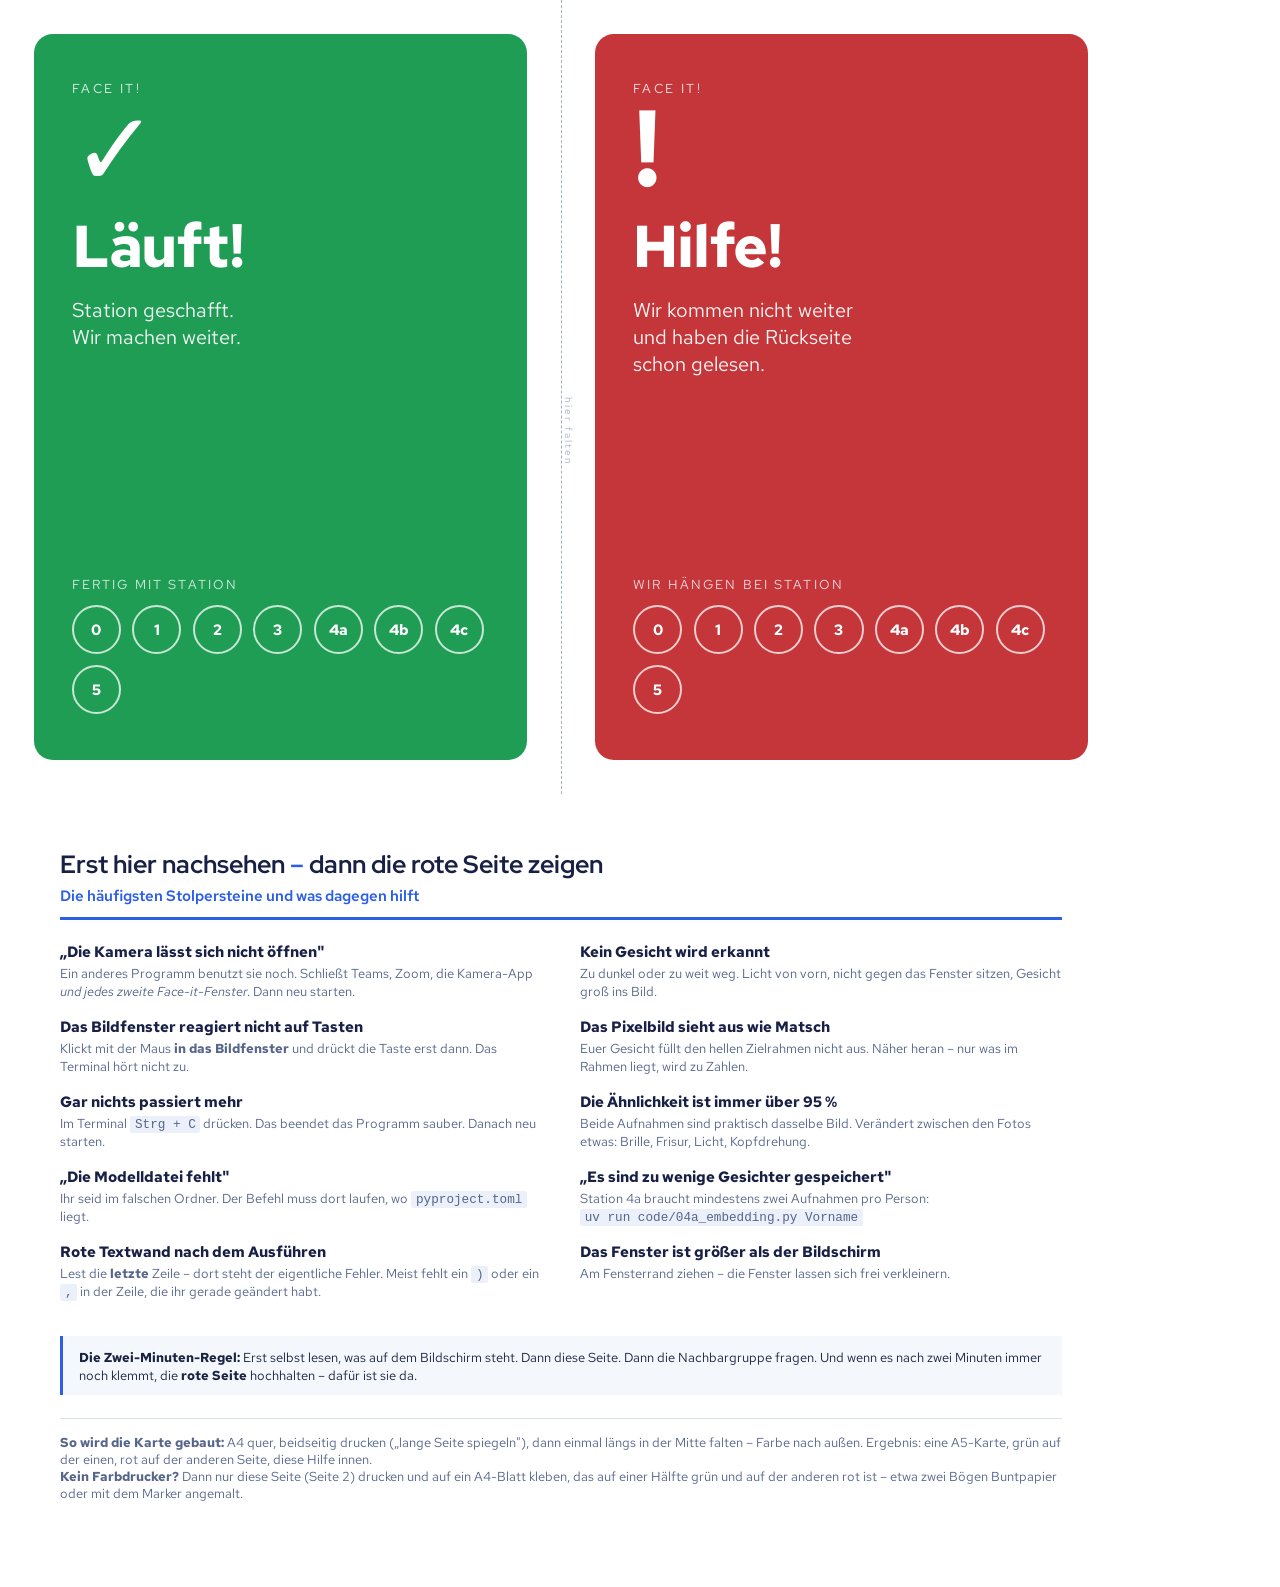
<file: material/handouts/handout_E_ampelkarte.html>
<!DOCTYPE html>
<html lang="de">
<head>
<meta charset="utf-8">
<title>Face it! – Ampelkarte</title>
<link rel="stylesheet" href="../brand/tokens.css">
<style>
  h1, h2, h3 { font-family: var(--font-display); }
  @page { size: A4 landscape; margin: 0; }

  * { box-sizing: border-box; margin: 0; padding: 0;
      -webkit-print-color-adjust: exact; print-color-adjust: exact; }

  body { font-family: var(--font-sans);
         color: #1a2340; }

  /* ---------- Seite 1: die beiden Signalseiten ---------- */

  .blatt { width: 297mm; height: 210mm; display: flex; position: relative;
           page-break-after: always; overflow: hidden; }

  .haelfte { width: 148.5mm; height: 210mm; padding: 9mm;
             display: flex; flex-direction: column; }

  .flaeche { flex: 1; border-radius: 5mm; padding: 12mm 10mm;
             display: flex; flex-direction: column;
             justify-content: space-between; color: #fff; }

  .gruen .flaeche { background: #1f9d55; }
  .rot   .flaeche { background: #c4363a; }

  .zeichen { font-size: 78pt; line-height: 1; font-weight: 700; }
  .signal  { font-size: 44pt; line-height: 1.05; font-weight: 700;
             letter-spacing: -0.02em; margin-top: 4mm; }
  .erklaerung { font-size: 15pt; line-height: 1.35; margin-top: 5mm;
                opacity: .95; }

  .stationen { margin-top: 8mm; }
  .stationen .titel { font-size: 10pt; text-transform: uppercase;
                      letter-spacing: .16em; opacity: .8; margin-bottom: 3mm; }
  .kreise { display: flex; flex-wrap: wrap; gap: 3mm; }
  .kreis { width: 13mm; height: 13mm; border: 2px solid rgba(255,255,255,.75);
           border-radius: 50%; display: flex; align-items: center;
           justify-content: center; font-size: 11pt; font-weight: 700; }

  .marke { font-size: 10pt; letter-spacing: .18em; text-transform: uppercase;
           opacity: .85; }

  /* Faltlinie in der Mitte */
  .falz { position: absolute; left: 148.5mm; top: 0; height: 210mm;
          border-left: 1px dashed #a3afcc; }
  .falz span { position: absolute; top: 50%; left: 1.5mm;
               transform: translateY(-50%) rotate(90deg);
               transform-origin: left center;
               font-size: 7.5pt; color: #a3afcc; letter-spacing: .2em;
               white-space: nowrap; }

  /* ---------- Seite 2: Fehlerhilfe ---------- */

  .rueck { width: 297mm; height: 210mm; padding: 14mm 16mm; }
  .rueck h1 { font-size: 19pt; color: #182145; }
  .rueck h1 span { color: #2b5fe8; }
  .rueck .unter { font-size: 11pt; color: #2b5fe8; font-weight: 600;
                  margin-top: 1.5mm; }
  .rueck .linie { height: 3px; background: #2b5fe8; margin: 3mm 0 6mm 0; }

  .spalten { display: flex; gap: 10mm; }
  .spalte { flex: 1; }

  .fall { margin-bottom: 4.5mm; }
  .fall .frage { font-weight: 700; color: #182145; font-size: 11pt; }
  .fall .antwort { font-size: 10pt; color: #56658a; margin-top: 0.8mm; }
  code { font-family: Consolas, "Courier New", monospace; font-size: 9.5pt;
         background: #ebf0fa; padding: 0.3mm 1.2mm; border-radius: 2px; }

  .regel { border-left: 3px solid #2b5fe8; background: #f4f7fc;
           padding: 3mm 0 3mm 4mm; margin: 5mm 0 0 0; font-size: 10pt; }

  .anleitung { margin-top: 6mm; border-top: 1px solid #dbe2f0;
               padding-top: 4mm; font-size: 9.5pt; color: #56658a; }
</style>
</head>
<body>

<!-- ============================================ Seite 1: Signalseiten -->
<div class="blatt">

  <div class="haelfte gruen">
    <div class="flaeche">
      <div>
        <div class="marke">Face it!</div>
        <div class="zeichen">&check;</div>
        <div class="signal">Läuft!</div>
        <div class="erklaerung">Station geschafft.<br>
        Wir machen weiter.</div>
      </div>
      <div class="stationen">
        <div class="titel">Fertig mit Station</div>
        <div class="kreise">
          <div class="kreis">0</div>
          <div class="kreis">1</div>
          <div class="kreis">2</div>
          <div class="kreis">3</div>
          <div class="kreis">4a</div>
          <div class="kreis">4b</div>
          <div class="kreis">4c</div>
          <div class="kreis">5</div>
        </div>
      </div>
    </div>
  </div>

  <div class="haelfte rot">
    <div class="flaeche">
      <div>
        <div class="marke">Face it!</div>
        <div class="zeichen">!</div>
        <div class="signal">Hilfe!</div>
        <div class="erklaerung">Wir kommen nicht weiter<br>
        und haben die Rückseite<br>
        schon gelesen.</div>
      </div>
      <div class="stationen">
        <div class="titel">Wir hängen bei Station</div>
        <div class="kreise">
          <div class="kreis">0</div>
          <div class="kreis">1</div>
          <div class="kreis">2</div>
          <div class="kreis">3</div>
          <div class="kreis">4a</div>
          <div class="kreis">4b</div>
          <div class="kreis">4c</div>
          <div class="kreis">5</div>
        </div>
      </div>
    </div>
  </div>

  <div class="falz"><span>hier falten</span></div>
</div>

<!-- ============================================ Seite 2: Fehlerhilfe -->
<div class="rueck">
  <h1>Erst hier nachsehen <span>&ndash;</span> dann die rote Seite zeigen</h1>
  <p class="unter">Die häufigsten Stolpersteine und was dagegen hilft</p>
  <div class="linie"></div>

  <div class="spalten">
    <div class="spalte">

      <div class="fall">
        <div class="frage">„Die Kamera lässt sich nicht öffnen"</div>
        <div class="antwort">Ein anderes Programm benutzt sie noch. Schließt
        Teams, Zoom, die Kamera-App <em>und jedes zweite Face-it-Fenster</em>.
        Dann neu starten.</div>
      </div>

      <div class="fall">
        <div class="frage">Das Bildfenster reagiert nicht auf Tasten</div>
        <div class="antwort">Klickt mit der Maus <strong>in das Bildfenster</strong>
        und drückt die Taste erst dann. Das Terminal hört nicht zu.</div>
      </div>

      <div class="fall">
        <div class="frage">Gar nichts passiert mehr</div>
        <div class="antwort">Im Terminal <code>Strg + C</code> drücken. Das
        beendet das Programm sauber. Danach neu starten.</div>
      </div>

      <div class="fall">
        <div class="frage">„Die Modelldatei fehlt"</div>
        <div class="antwort">Ihr seid im falschen Ordner. Der Befehl muss dort
        laufen, wo <code>pyproject.toml</code> liegt.</div>
      </div>

      <div class="fall">
        <div class="frage">Rote Textwand nach dem Ausführen</div>
        <div class="antwort">Lest die <strong>letzte</strong> Zeile – dort steht
        der eigentliche Fehler. Meist fehlt ein <code>)</code> oder ein
        <code>,</code> in der Zeile, die ihr gerade geändert habt.</div>
      </div>

    </div>
    <div class="spalte">

      <div class="fall">
        <div class="frage">Kein Gesicht wird erkannt</div>
        <div class="antwort">Zu dunkel oder zu weit weg. Licht von vorn, nicht
        gegen das Fenster sitzen, Gesicht groß ins Bild.</div>
      </div>

      <div class="fall">
        <div class="frage">Das Pixelbild sieht aus wie Matsch</div>
        <div class="antwort">Euer Gesicht füllt den hellen Zielrahmen nicht aus.
        Näher heran – nur was im Rahmen liegt, wird zu Zahlen.</div>
      </div>

      <div class="fall">
        <div class="frage">Die Ähnlichkeit ist immer über 95 %</div>
        <div class="antwort">Beide Aufnahmen sind praktisch dasselbe Bild.
        Verändert zwischen den Fotos etwas: Brille, Frisur, Licht, Kopfdrehung.</div>
      </div>

      <div class="fall">
        <div class="frage">„Es sind zu wenige Gesichter gespeichert"</div>
        <div class="antwort">Station 4a braucht mindestens zwei Aufnahmen pro
        Person:<br><code>uv run code/04a_embedding.py Vorname</code></div>
      </div>

      <div class="fall">
        <div class="frage">Das Fenster ist größer als der Bildschirm</div>
        <div class="antwort">Am Fensterrand ziehen – die Fenster lassen sich
        frei verkleinern.</div>
      </div>

    </div>
  </div>

  <div class="regel">
    <strong>Die Zwei-Minuten-Regel:</strong> Erst selbst lesen, was auf dem
    Bildschirm steht. Dann diese Seite. Dann die Nachbargruppe fragen. Und wenn
    es nach zwei Minuten immer noch klemmt, die <strong>rote Seite</strong>
    hochhalten – dafür ist sie da.
  </div>

  <div class="anleitung">
    <strong>So wird die Karte gebaut:</strong> A4 quer, beidseitig drucken
    („lange Seite spiegeln"), dann einmal längs in der Mitte falten – Farbe nach
    außen. Ergebnis: eine A5-Karte, grün auf der einen, rot auf der anderen
    Seite, diese Hilfe innen.<br>
    <strong>Kein Farbdrucker?</strong> Dann nur diese Seite (Seite 2) drucken
    und auf ein A4-Blatt kleben, das auf einer Hälfte grün und auf der anderen
    rot ist – etwa zwei Bögen Buntpapier oder mit dem Marker angemalt.
  </div>
</div>

</body>
</html>
</file>
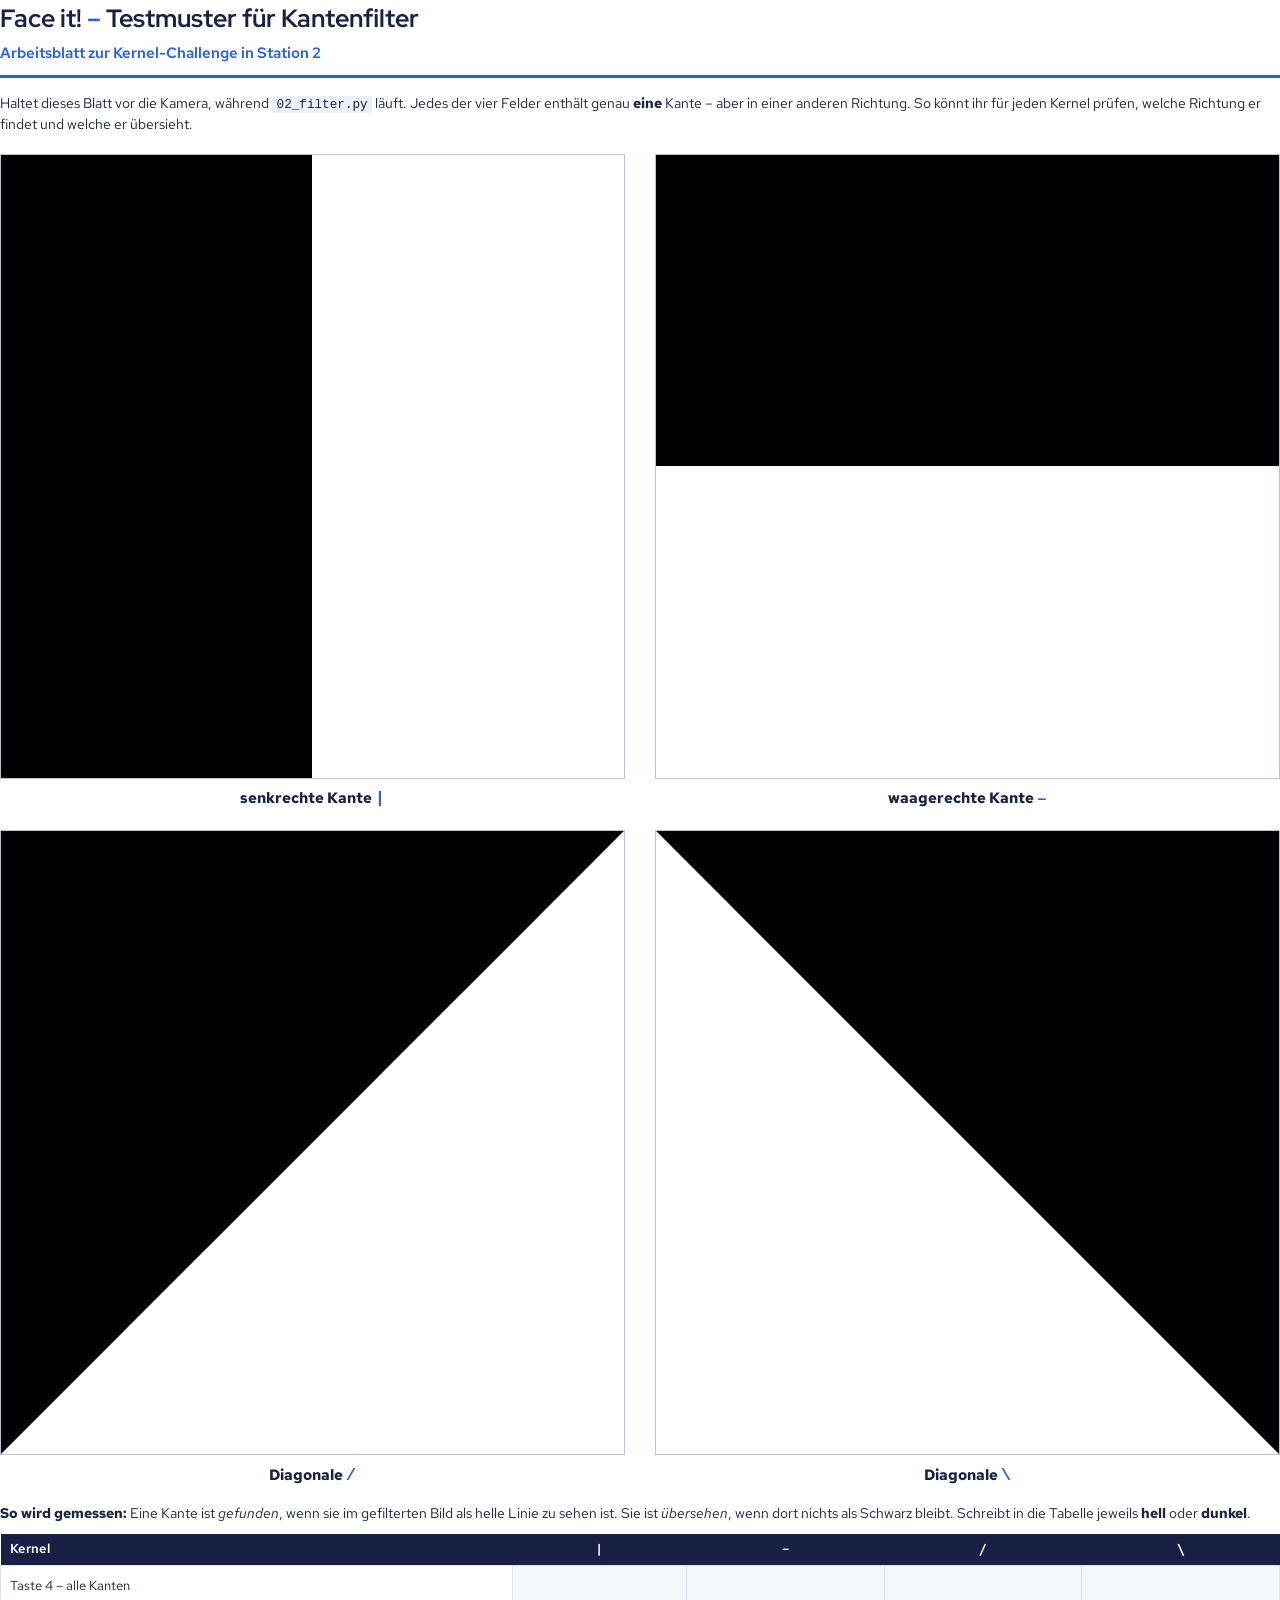
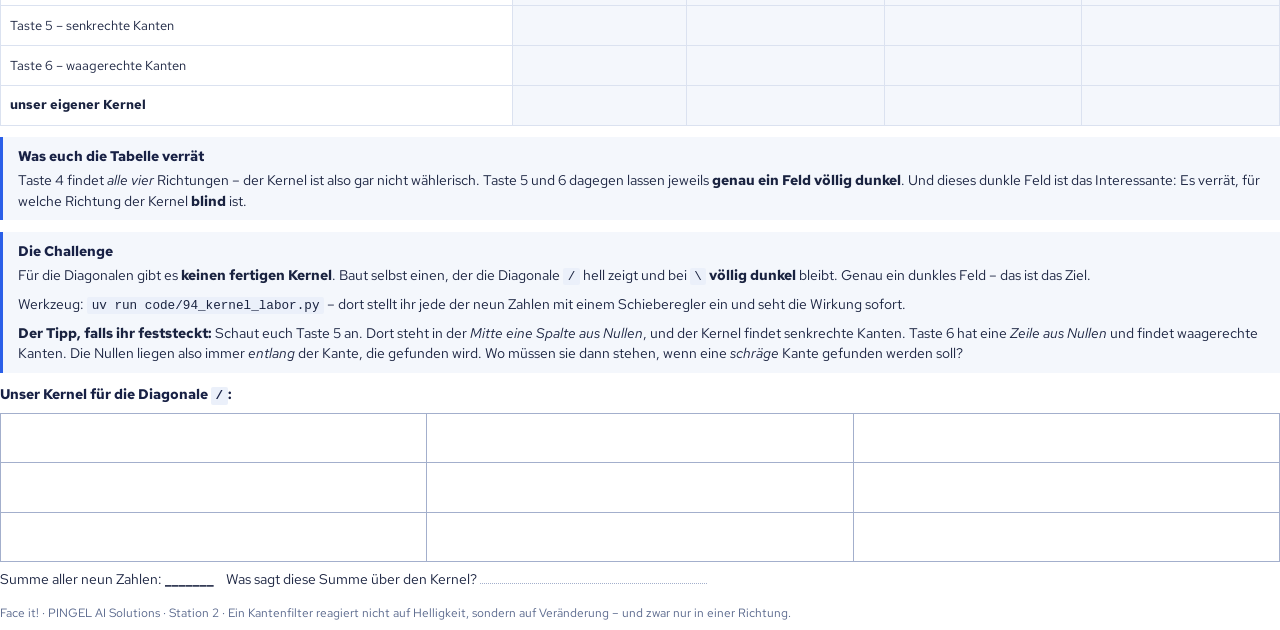
<file: material/handouts/handout_F_testmuster.html>
<!DOCTYPE html>
<html lang="de">
<head>
<meta charset="utf-8">
<title>Face it! – Testmuster für Kantenfilter</title>
<link rel="stylesheet" href="../brand/tokens.css">
<style>
  h1, h2, h3 { font-family: var(--font-display); }
  @page { size: A4 portrait; margin: 12mm; }
  * { box-sizing: border-box; margin: 0; padding: 0;
      -webkit-print-color-adjust: exact; print-color-adjust: exact; }

  body { font-family: var(--font-sans);
         color: #1a2340; font-size: 10.5pt; line-height: 1.45; }

  h1 { font-size: 19pt; color: #182145; }
  h1 span { color: #2b5fe8; }
  .unter { font-size: 11pt; color: #2b5fe8; font-weight: 600; margin-top: 1.5mm; }
  .linie { height: 3px; background: #2b5fe8; margin: 3mm 0 4mm 0; }
  p { margin: 2mm 0; }

  .muster { display: grid; grid-template-columns: 1fr 1fr;
            gap: 5mm 8mm; margin: 5mm 0 4mm 0; }
  .feld { text-align: center; }
  .kachel { width: 100%; aspect-ratio: 1; background: #fff;
            border: 1px solid #b7c2dc; position: relative; overflow: hidden; }
  .kachel .schwarz { position: absolute; inset: 0; background: #000; }

  /* senkrechte Kante: linke Haelfte schwarz */
  .senkrecht .schwarz { right: 50%; }
  /* waagerechte Kante: obere Haelfte schwarz */
  .waagerecht .schwarz { bottom: 50%; }
  /* Kante von links unten nach rechts oben:  /  */
  .diag_auf .schwarz { clip-path: polygon(0 0, 100% 0, 0 100%); }
  /* Kante von links oben nach rechts unten:  \  */
  .diag_ab .schwarz { clip-path: polygon(0 0, 100% 0, 100% 100%); }

  .name { font-weight: 700; color: #182145; margin-top: 2mm; font-size: 11pt; }
  .name .zeichen { color: #2b5fe8; font-family: Consolas, monospace;
                   font-size: 13pt; }

  table { border-collapse: collapse; width: 100%; margin: 3mm 0;
          font-size: 10pt; }
  th { background: #182145; color: #fff; text-align: left; font-weight: 600;
       padding: 1.6mm 2.5mm; font-size: 9.5pt; }
  th.mitte, td.mitte { text-align: center; }
  td { border: 1px solid #dbe2f0; padding: 2.6mm 2.5mm; }
  td.eingabe { background: #f4f7fc; }

  .kasten { border-left: 3px solid #2b5fe8; background: #f4f7fc;
            padding: 2.5mm 0 2.5mm 4mm; margin: 3mm 0; }
  .frage { color: #182145; font-weight: 700; }
  code { font-family: Consolas, "Courier New", monospace; font-size: 9.5pt;
         background: #ebf0fa; padding: 0.3mm 1.2mm; border-radius: 2px; }
  .gitter3 { border-collapse: collapse; margin: 2mm 0; }
  .gitter3 td { border: 1px solid #a3afcc; width: 13mm; height: 13mm;
                background: #fff; }
  .fuss { margin-top: 4mm; font-size: 9pt; color: #56658a; }
</style>
</head>
<body>

<h1>Face it! <span>–</span> Testmuster für Kantenfilter</h1>
<p class="unter">Arbeitsblatt zur Kernel-Challenge in Station 2</p>
<div class="linie"></div>

<p>Haltet dieses Blatt vor die Kamera, während <code>02_filter.py</code> läuft.
Jedes der vier Felder enthält genau <strong>eine</strong> Kante – aber in einer
anderen Richtung. So könnt ihr für jeden Kernel prüfen, welche Richtung er
findet und welche er übersieht.</p>

<div class="muster">
  <div class="feld">
    <div class="kachel senkrecht"><div class="schwarz"></div></div>
    <div class="name">senkrechte Kante <span class="zeichen">|</span></div>
  </div>
  <div class="feld">
    <div class="kachel waagerecht"><div class="schwarz"></div></div>
    <div class="name">waagerechte Kante <span class="zeichen">&ndash;</span></div>
  </div>
  <div class="feld">
    <div class="kachel diag_auf"><div class="schwarz"></div></div>
    <div class="name">Diagonale <span class="zeichen">/</span></div>
  </div>
  <div class="feld">
    <div class="kachel diag_ab"><div class="schwarz"></div></div>
    <div class="name">Diagonale <span class="zeichen">\</span></div>
  </div>
</div>

<p><strong>So wird gemessen:</strong> Eine Kante ist <em>gefunden</em>, wenn sie
im gefilterten Bild als helle Linie zu sehen ist. Sie ist <em>übersehen</em>,
wenn dort nichts als Schwarz bleibt. Schreibt in die Tabelle jeweils
<strong>hell</strong> oder <strong>dunkel</strong>.</p>

<table>
  <tr><th style="width:40%">Kernel</th>
      <th class="mitte">|</th><th class="mitte">&ndash;</th>
      <th class="mitte">/</th><th class="mitte">\</th></tr>
  <tr><td>Taste 4 – alle Kanten</td>
      <td class="eingabe mitte"></td><td class="eingabe mitte"></td>
      <td class="eingabe mitte"></td><td class="eingabe mitte"></td></tr>
  <tr><td>Taste 5 – senkrechte Kanten</td>
      <td class="eingabe mitte"></td><td class="eingabe mitte"></td>
      <td class="eingabe mitte"></td><td class="eingabe mitte"></td></tr>
  <tr><td>Taste 6 – waagerechte Kanten</td>
      <td class="eingabe mitte"></td><td class="eingabe mitte"></td>
      <td class="eingabe mitte"></td><td class="eingabe mitte"></td></tr>
  <tr><td><strong>unser eigener Kernel</strong></td>
      <td class="eingabe mitte"></td><td class="eingabe mitte"></td>
      <td class="eingabe mitte"></td><td class="eingabe mitte"></td></tr>
</table>

<div class="kasten">
  <p style="margin:0" class="frage">Was euch die Tabelle verrät</p>
  <p style="margin:1mm 0 0 0">Taste 4 findet <em>alle vier</em> Richtungen – der
  Kernel ist also gar nicht wählerisch. Taste 5 und 6 dagegen lassen jeweils
  <strong>genau ein Feld völlig dunkel</strong>. Und dieses dunkle Feld ist das
  Interessante: Es verrät, für welche Richtung der Kernel <strong>blind</strong>
  ist.</p>
</div>

<div class="kasten">
  <p style="margin:0" class="frage">Die Challenge</p>
  <p style="margin:1mm 0 0 0">Für die Diagonalen gibt es <strong>keinen fertigen
  Kernel</strong>. Baut selbst einen, der die Diagonale <code>/</code> hell
  zeigt und bei <code>\</code> <strong>völlig dunkel</strong> bleibt.
  Genau ein dunkles Feld – das ist das Ziel.</p>
  <p style="margin:2mm 0 0 0">Werkzeug: <code>uv run code/94_kernel_labor.py</code>
  – dort stellt ihr jede der neun Zahlen mit einem Schieberegler ein und seht die
  Wirkung sofort.</p>
  <p style="margin:2mm 0 0 0"><strong>Der Tipp, falls ihr feststeckt:</strong>
  Schaut euch Taste 5 an. Dort steht in der <em>Mitte eine Spalte aus Nullen</em>,
  und der Kernel findet senkrechte Kanten. Taste 6 hat eine <em>Zeile aus
  Nullen</em> und findet waagerechte Kanten. Die Nullen liegen also immer
  <em>entlang</em> der Kante, die gefunden wird. Wo müssen sie dann stehen, wenn
  eine <em>schräge</em> Kante gefunden werden soll?</p>
</div>

<p class="frage">Unser Kernel für die Diagonale <code>/</code>:</p>
<table class="gitter3">
  <tr><td></td><td></td><td></td></tr>
  <tr><td></td><td></td><td></td></tr>
  <tr><td></td><td></td><td></td></tr>
</table>
<p>Summe aller neun Zahlen: <strong>_______</strong> &nbsp;&nbsp;
Was sagt diese Summe über den Kernel?
<span style="border-bottom:1px dotted #a3afcc; display:inline-block;
min-width:60mm"></span></p>

<p class="fuss">Face it! · PINGEL AI Solutions · Station 2 · Ein Kantenfilter reagiert nicht auf
Helligkeit, sondern auf Veränderung – und zwar nur in einer Richtung.</p>

</body>
</html>
</file>
<file: material/brand/tokens.css>
/* =============================================================
   PINGEL AI Solutions – Marken-Tokens (Single Source of Truth)
   Farben, Schrift und Design-Tokens fuer ALLE Projekte.
   Website und kuenftige Apps binden diese Datei ein, damit das
   Erscheinungsbild konsistent bleibt.

   Kanonische Referenz: Skill /pingel-branding
   ============================================================= */

/* ---- Schriftart: Montserrat (selbst gehostet, kein CDN) ----
   WOFF2 statt TTF: gleiche Schrift, rund ein Drittel der Groesse.
   Die .ttf-Dateien bleiben im Ordner, weil andere PINGEL-Projekte
   sie ziehen koennen (Folien, Druck) – die Website nutzt sie nicht.

   ACHTUNG, die Reihenfolge der beiden ersten Bloecke ist bedeutsam:
   Der volle Zeichensatz steht zuerst und faengt alles ab. Das Subset
   steht danach und gewinnt fuer westeuropaeische Zeichen, weil bei
   gleicher Familie die spaeter deklarierte Regel Vorrang hat. Auf
   deutschen Seiten laedt der Browser damit nur die 58-KB-Datei; taucht
   ein kyrillisches oder polnisches Zeichen auf, holt er zusaetzlich
   die volle Datei nach. Die Darstellung ist also nie unvollstaendig.
   Werden die Bloecke vertauscht, laedt immer die volle Datei. */

/* Voller Zeichensatz – Auffangnetz fuer alles ausserhalb des Subsets */
@font-face {
  font-family: 'Montserrat';
  src: url('fonts/Montserrat.woff2') format('woff2');
  font-weight: 100 900;   /* Variable Font – deckt alle Gewichte ab */
  font-style: normal;
  font-display: swap;     /* Text sofort sichtbar, Schrift wird nachgeladen */
}

/* West-Subset – der Regelfall, deckt Deutsch und Westeuropa ab */
@font-face {
  font-family: 'Montserrat';
  src: url('fonts/Montserrat-subset.woff2') format('woff2');
  font-weight: 100 900;
  font-style: normal;
  font-display: swap;
  unicode-range: U+0000-00FF, U+0131, U+0152-0153, U+02BB-02BC, U+02C6,
                 U+02DA, U+02DC, U+0304, U+0308, U+0329, U+2000-206F,
                 U+2074, U+20AC, U+2122, U+2191, U+2193, U+2212, U+2215,
                 U+FEFF, U+FFFD;
}

/* Kursiv – auf dieser Website nirgends verwendet, wird daher nie
   geladen. Bleibt fuer andere PINGEL-Projekte deklariert. */
@font-face {
  font-family: 'Montserrat';
  src: url('fonts/Montserrat-Italic.woff2') format('woff2');
  font-weight: 100 900;
  font-style: italic;
  font-display: swap;
}

/* ---- Schriftart: Red Hat Display + Red Hat Text (seit 10/2026) ----
   Website-Schrift seit dem Redesign. Display für Überschriften, Text für
   Fließtext. Variable Fonts, SIL Open Font License (OFL-RedHat.txt).
   Montserrat bleibt die Schrift des Logos (--font-logo).
   Je Schrift zwei Dateien: latin (Regelfall) und latin-ext (Auffangnetz
   für Sonderzeichen), getrennt per unicode-range. */
@font-face {
  font-family: 'Red Hat Display';
  src: url('fonts/RedHatDisplay-latin-ext.woff2') format('woff2');
  font-weight: 300 900;
  font-style: normal;
  font-display: swap;
  unicode-range: U+0100-02BA, U+02BD-02C5, U+02C7-02CC, U+02CE-02D7, U+02DD-02FF,
                 U+1D00-1DBF, U+1E00-1E9F, U+1EF2-1EFF, U+2020, U+20A0-20AB,
                 U+20AD-20C0, U+2113, U+2C60-2C7F, U+A720-A7FF;
}
@font-face {
  font-family: 'Red Hat Display';
  src: url('fonts/RedHatDisplay-latin.woff2') format('woff2');
  font-weight: 300 900;
  font-style: normal;
  font-display: swap;
  unicode-range: U+0000-00FF, U+0131, U+0152-0153, U+02BB-02BC, U+02C6,
                 U+02DA, U+02DC, U+0304, U+0308, U+0329, U+2000-206F,
                 U+20AC, U+2122, U+2191, U+2193, U+2212, U+2215, U+FEFF, U+FFFD;
}
@font-face {
  font-family: 'Red Hat Text';
  src: url('fonts/RedHatText-latin-ext.woff2') format('woff2');
  font-weight: 300 700;
  font-style: normal;
  font-display: swap;
  unicode-range: U+0100-02BA, U+02BD-02C5, U+02C7-02CC, U+02CE-02D7, U+02DD-02FF,
                 U+1D00-1DBF, U+1E00-1E9F, U+1EF2-1EFF, U+2020, U+20A0-20AB,
                 U+20AD-20C0, U+2113, U+2C60-2C7F, U+A720-A7FF;
}
@font-face {
  font-family: 'Red Hat Text';
  src: url('fonts/RedHatText-latin.woff2') format('woff2');
  font-weight: 300 700;
  font-style: normal;
  font-display: swap;
  unicode-range: U+0000-00FF, U+0131, U+0152-0153, U+02BB-02BC, U+02C6,
                 U+02DA, U+02DC, U+0304, U+0308, U+0329, U+2000-206F,
                 U+20AC, U+2122, U+2191, U+2193, U+2212, U+2215, U+FEFF, U+FFFD;
}
@font-face {
  font-family: 'Red Hat Text';
  src: url('fonts/RedHatText-Italic-latin.woff2') format('woff2');
  font-weight: 300 700;
  font-style: italic;
  font-display: swap;
  unicode-range: U+0000-00FF, U+0131, U+0152-0153, U+02BB-02BC, U+02C6,
                 U+02DA, U+02DC, U+0304, U+0308, U+0329, U+2000-206F,
                 U+20AC, U+2122, U+2191, U+2193, U+2212, U+2215, U+FEFF, U+FFFD;
}

/* ---- Design-Tokens ----------------------------------------- */
:root {
  /* Farben – Navy aus dem Logo plus Signalblau (seit 10/2026, vorher Gold) */
  --color-brand:         #182145;   /* Primäre Markenfarbe (Logo) */
  --color-primary:       #182145;   /* Dunkel-Navy = Markenfarbe */
  --color-primary-light: #243668;   /* Navy hell: Links/Hover auf Hell */
  --color-primary-dark:  #11193a;   /* Navy dunkel: Schatten, gedrückte Zustände */
  --color-accent:        #2b5fe8;   /* Akzent: Signalblau, Buttons und Flächen (5,4:1 mit Weiß) */
  --color-accent-dark:   #1f4bc2;   /* Akzent hover/active */
  --color-accent-light:  #8fb0ff;   /* Akzent hell, auf Navy-Flächen */
  --color-accent-text:   #2b5fe8;   /* Akzent als Schrift: Links, Hervorhebungen */
  --color-accent-soft:   #e6edff;   /* Akzent-Tönung: Symbol-Kacheln, Labels */
  --color-on-accent:     #ffffff;   /* Schrift auf Akzentflächen */
  --color-cta:           #182145;   /* Haupt-Buttons (Kontakt, Gespräch vereinbaren): Logo-Navy */
  --color-cta-hover:     #243668;
  --color-on-cta:        #ffffff;
  --color-bg:            #f4f7fc;   /* Hintergrund: dezent eisblau getönt */
  --color-bg-alt:        #ebf0fa;   /* Hintergrund für abgesetzte Abschnitte */
  --color-surface:       #ffffff;
  --color-card-bg:       #ffffff;
  --color-heading:       #182145;   /* Überschriften */
  --color-text:          #1a2340;   /* Fließtext: leicht marine-getönt */
  --color-muted:         #56658a;   /* Gedämpft: bläuliches Grau */
  --color-border:        #dbe2f0;   /* Rahmen: bläuliches Hellgrau */
  --color-band:          #182145;   /* Navy-Bänder (Werte, Kontakt, Footer) */
  --color-band-text:     #c3cde6;   /* Text auf Navy-Bändern */
  --color-header-bg:     rgba(244, 247, 252, 0.88);

  /* Netz-Animation im Hero (RGB-Tripel für Canvas) */
  --net-line:  24, 33, 69;
  --net-hot:   43, 95, 232;
  --net-fill:  #ffffff;
  --net-alpha: 0.2;

  /* Typografie */
  --font-sans:    'Red Hat Text', system-ui, -apple-system, 'Segoe UI', sans-serif;
  --font-display: 'Red Hat Display', 'Red Hat Text', system-ui, -apple-system, 'Segoe UI', sans-serif;
  --font-logo:    'Montserrat', system-ui, -apple-system, sans-serif;

  /* Abstände */
  --space-xs:  0.5rem;
  --space-sm:  1rem;
  --space-md:  2rem;
  --space-lg:  4rem;
  --space-xl:  7rem;

  /* Layout */
  --max-width: 1120px;
  --radius:    0.75rem;

  /* Schatten */
  --shadow-sm:   0 1px 3px rgba(0,0,0,.08), 0 1px 2px rgba(0,0,0,.06);
  --shadow-md:   0 4px 16px rgba(0,0,0,.10);
  --shadow-lift: 0 18px 40px -18px rgba(24,33,69,.35);   /* angehobene Kachel */
  --color-ring:  rgba(43,95,232,.55);                     /* Rand der angehobenen Kachel */

  color-scheme: light;
}

/* ---- Dunkle Darstellung ------------------------------------
   Nur auf ausdrücklichen Wunsch (Schalter auf der Website), nie
   automatisch: Ein dunkler Navy-Hero mit leuchtendem Netz läge zu nah
   an einem Wettbewerber. Netz bewusst ohne Cyan. */
:root[data-theme="dark"] {
  --color-accent:        #3563e9;   /* Buttons: 5,1:1 mit Weiß */
  --color-accent-dark:   #2a52c9;
  --color-accent-text:   #7a9dff;   /* Schrift-Akzent: 6,9:1 auf --color-bg */
  --color-accent-soft:   rgba(91,134,255,.14);
  --color-cta:           #3563e9;   /* Navy ginge auf dunklem Grund unter, darum Blau */
  --color-cta-hover:     #2a52c9;
  --color-bg:            #0f1630;
  --color-bg-alt:        #131c3f;
  --color-surface:       #121a3a;
  --color-card-bg:       #121a3a;
  --color-heading:       #ffffff;
  --color-text:          #dfe5f5;
  --color-muted:         #9eabca;
  --color-border:        rgba(143,176,255,.16);
  --color-band:          #0b1126;
  --color-band-text:     #9eabca;
  --color-header-bg:     rgba(15, 22, 48, 0.88);

  --net-line:  143, 176, 255;
  --net-hot:   170, 195, 255;
  --net-fill:  #0f1630;
  --net-alpha: 0.38;

  --shadow-lift: 0 0 0 1px rgba(91,134,255,.55), 0 20px 48px -16px rgba(91,134,255,.45);
  --color-ring:  rgba(122,157,255,.6);

  color-scheme: dark;
}
</file>
